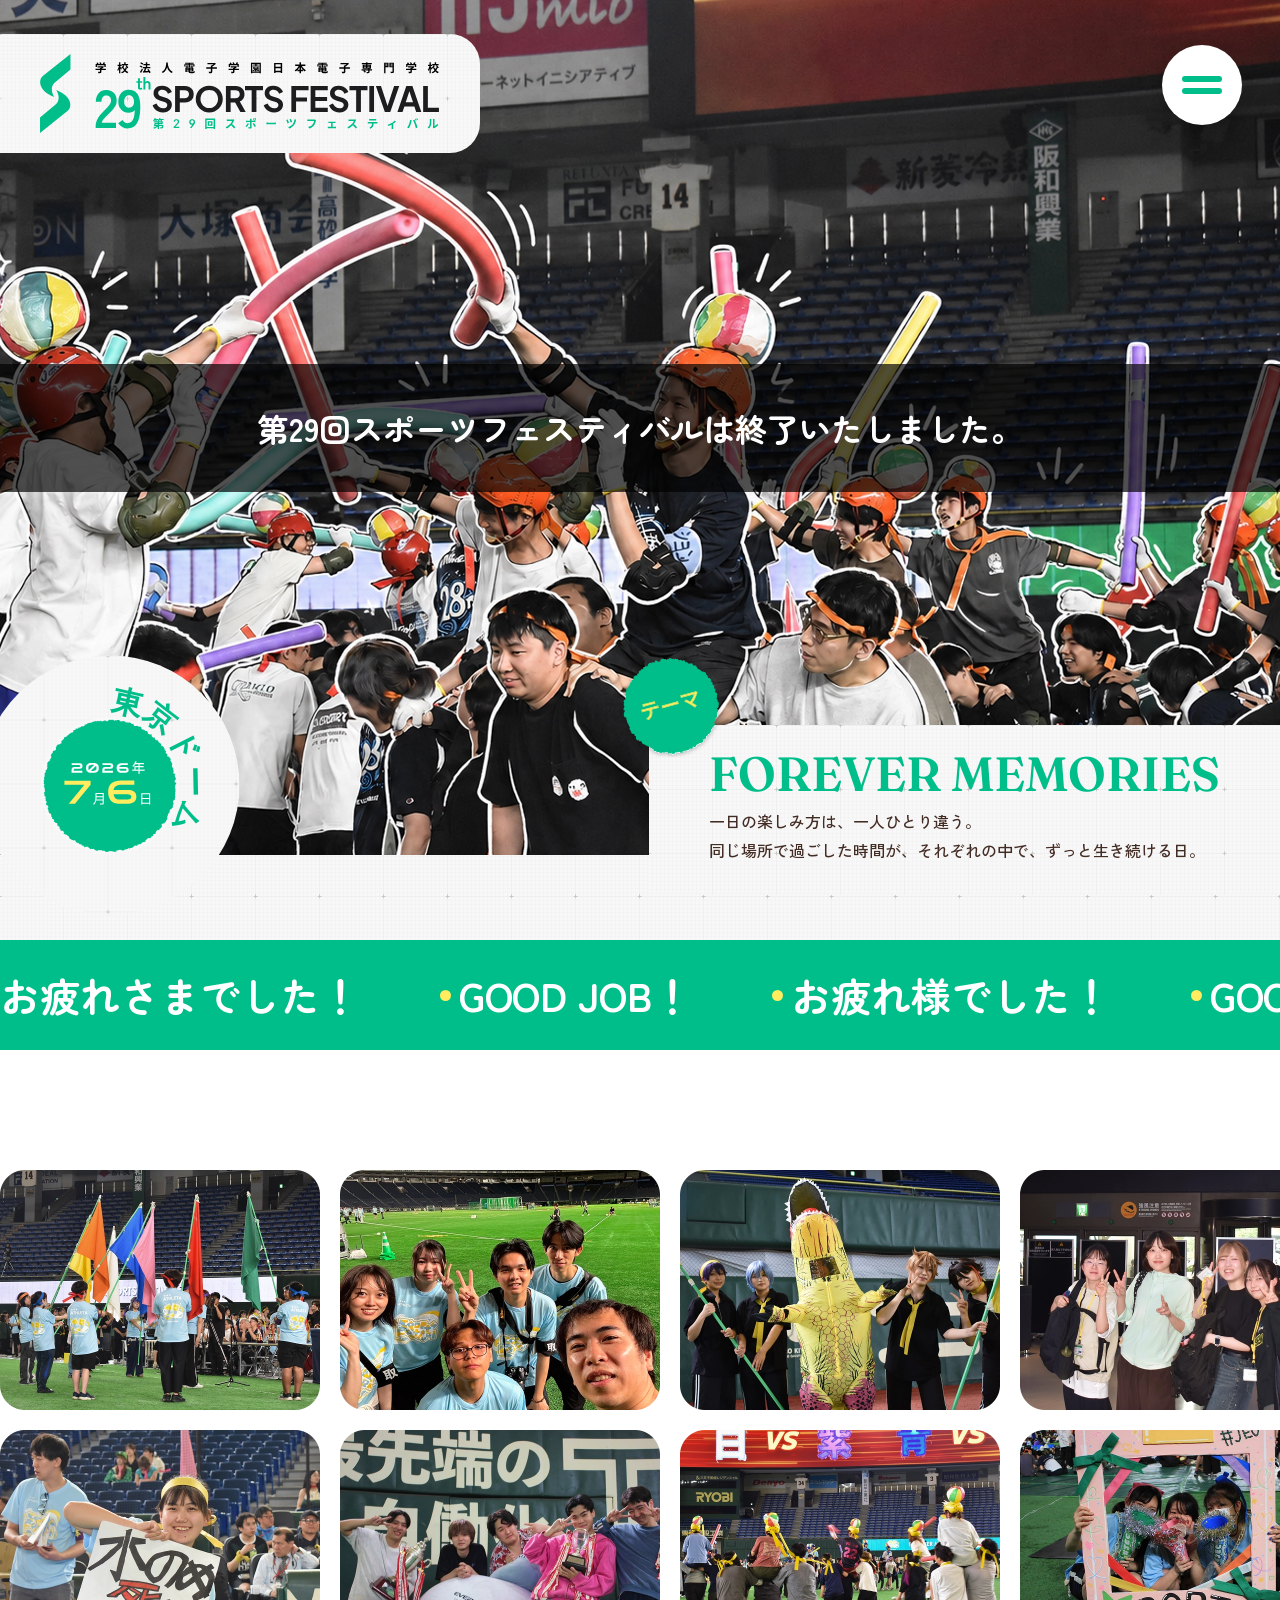
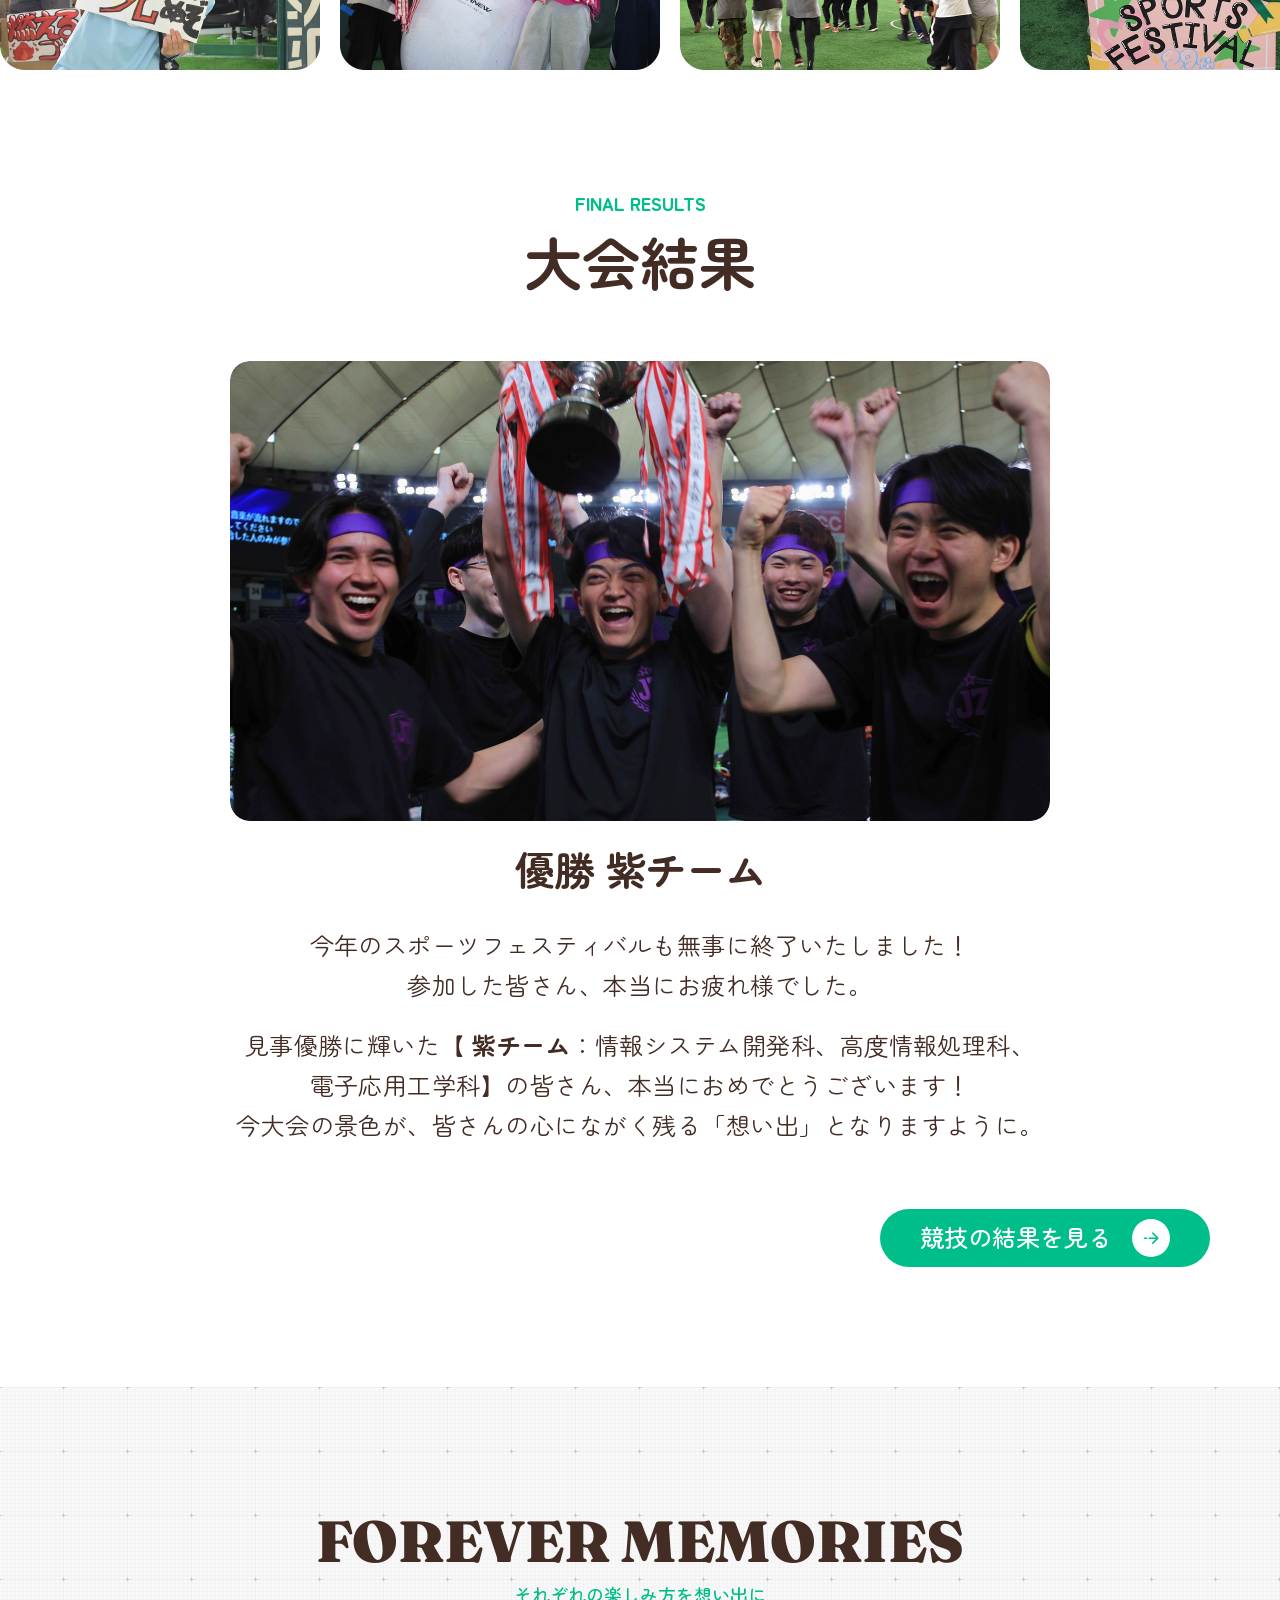
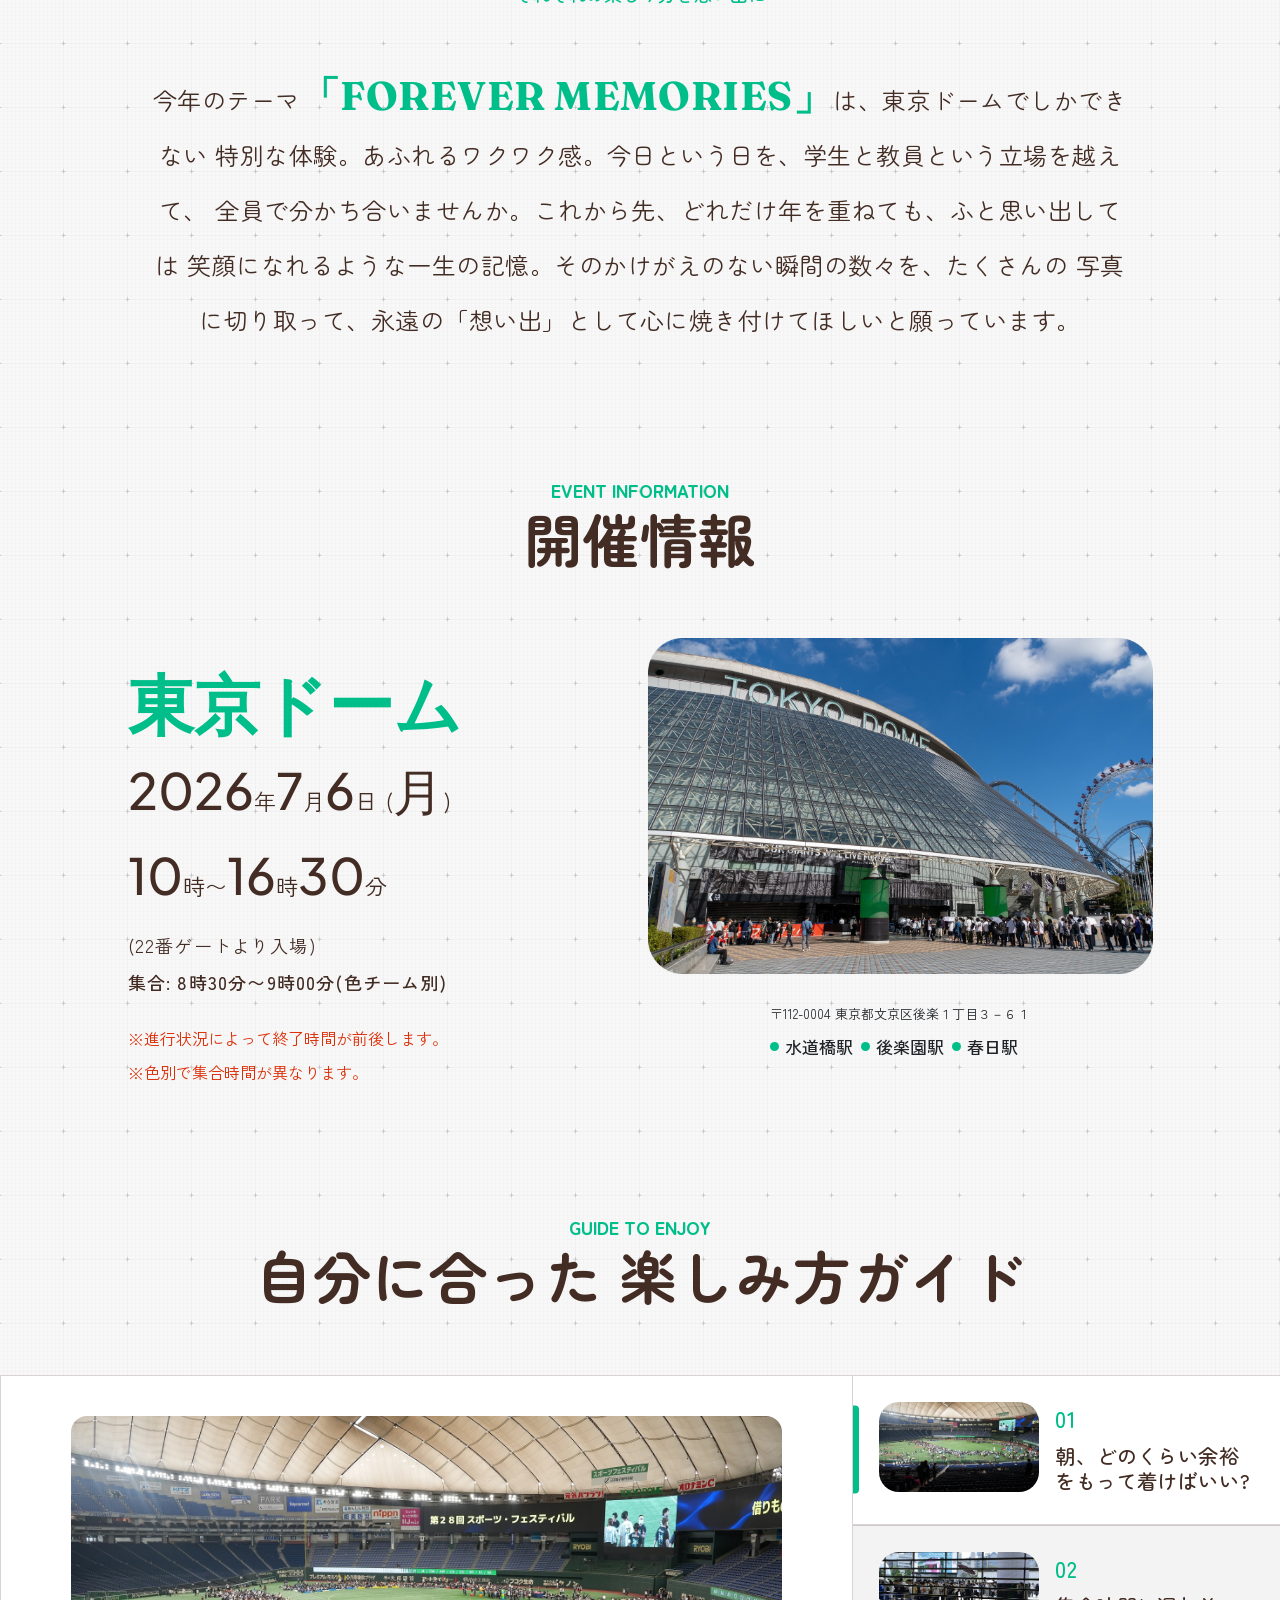
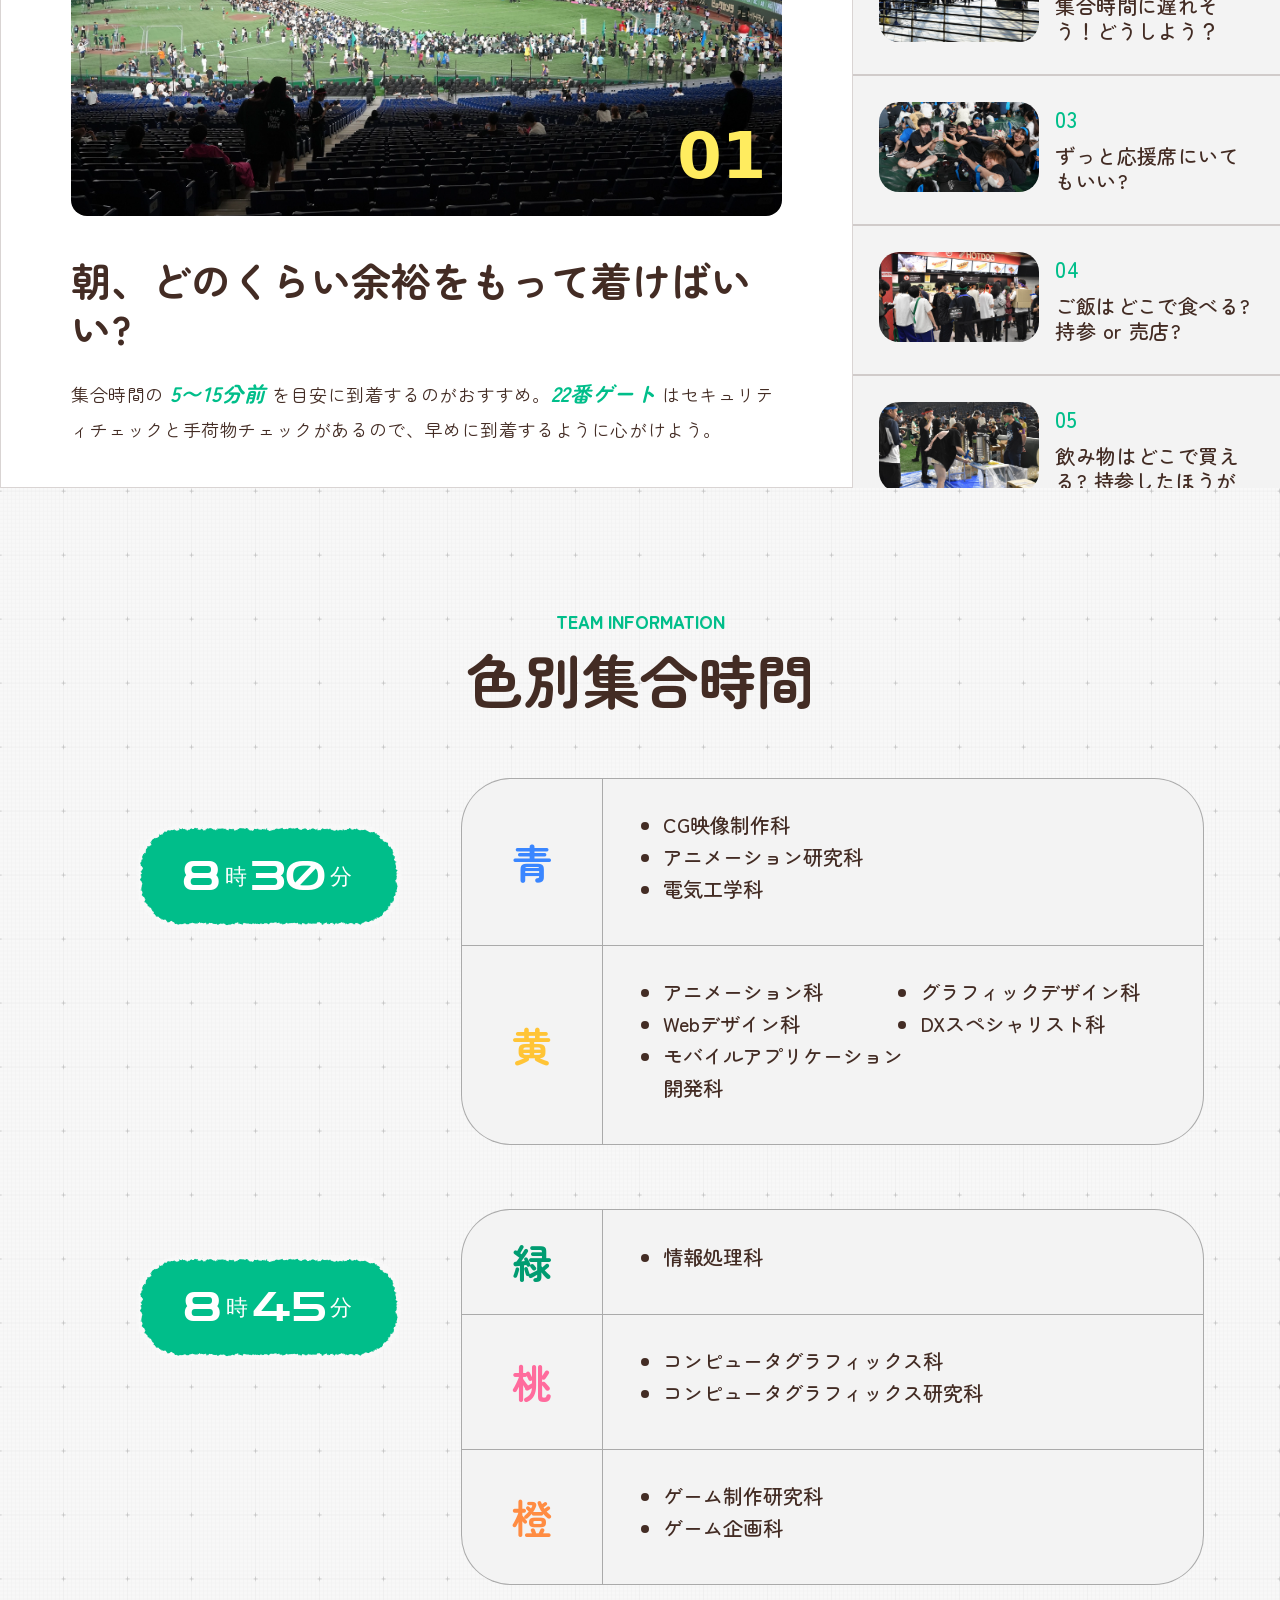
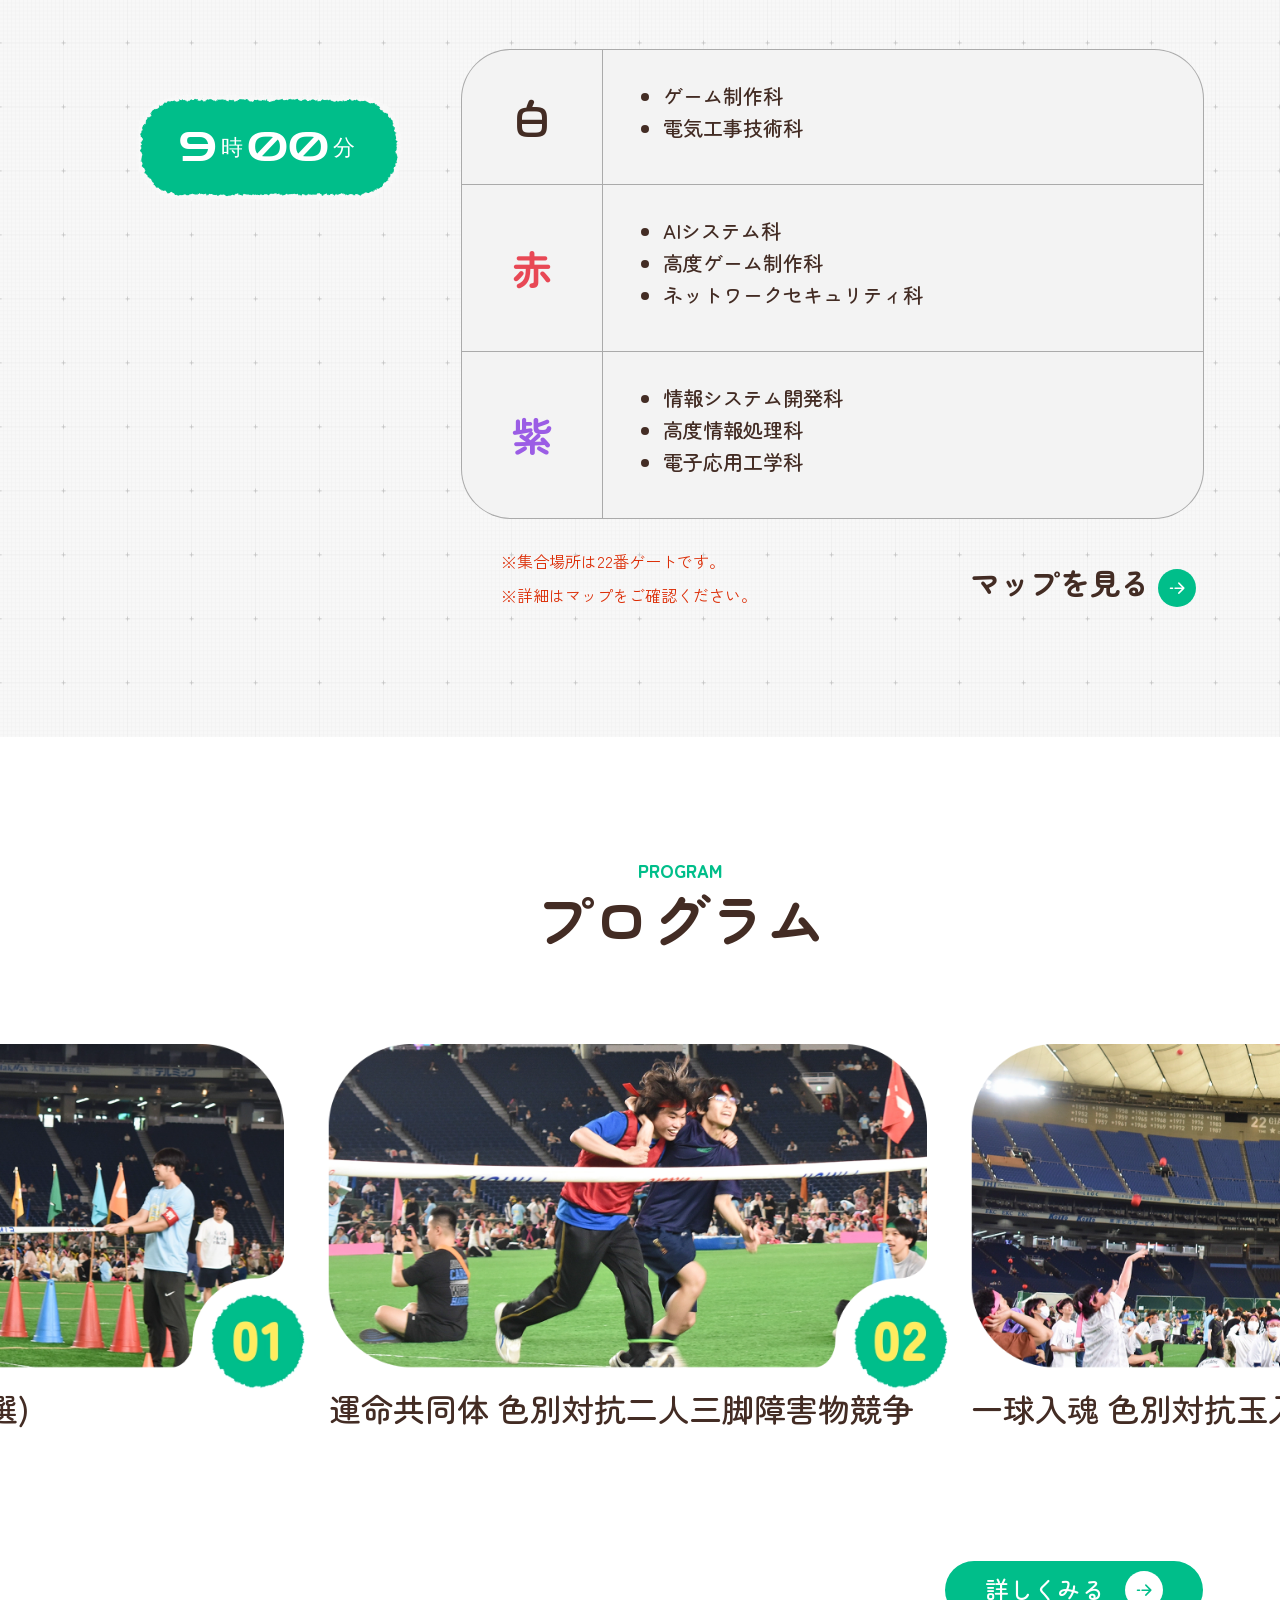
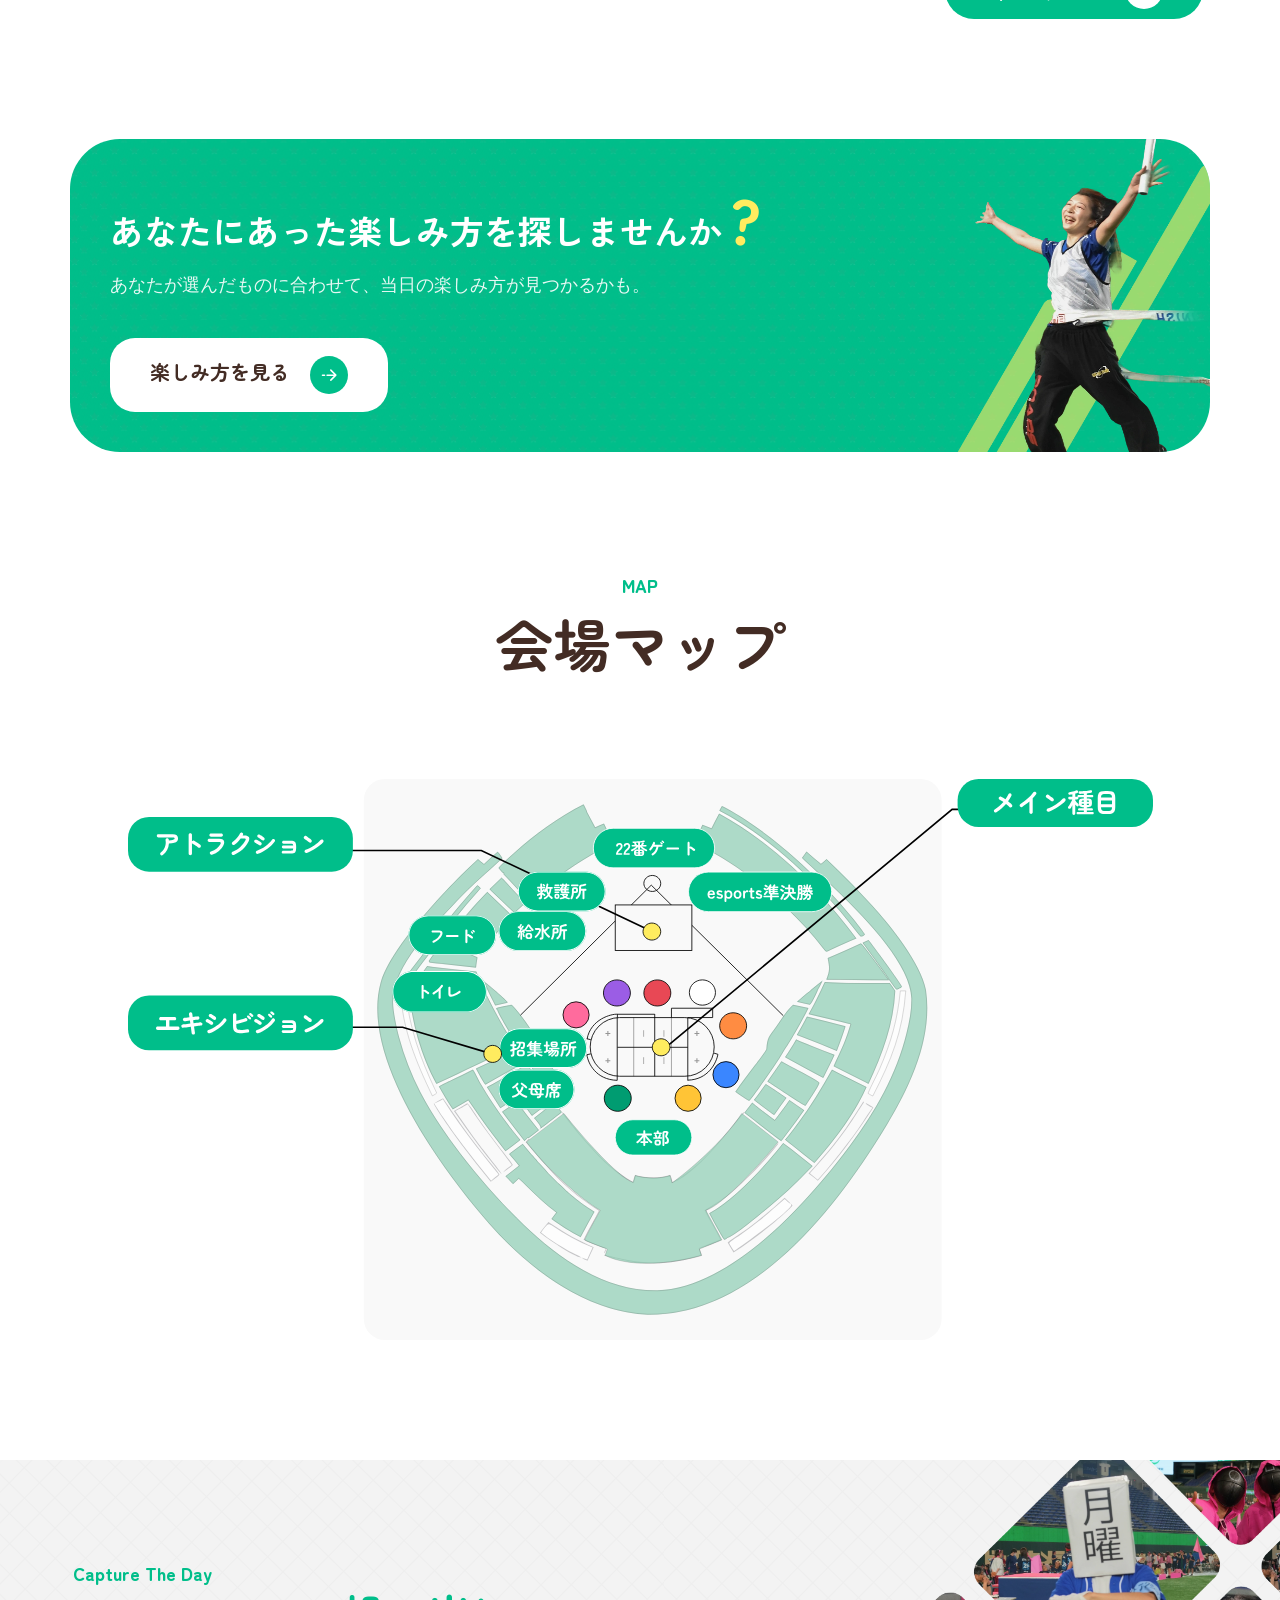
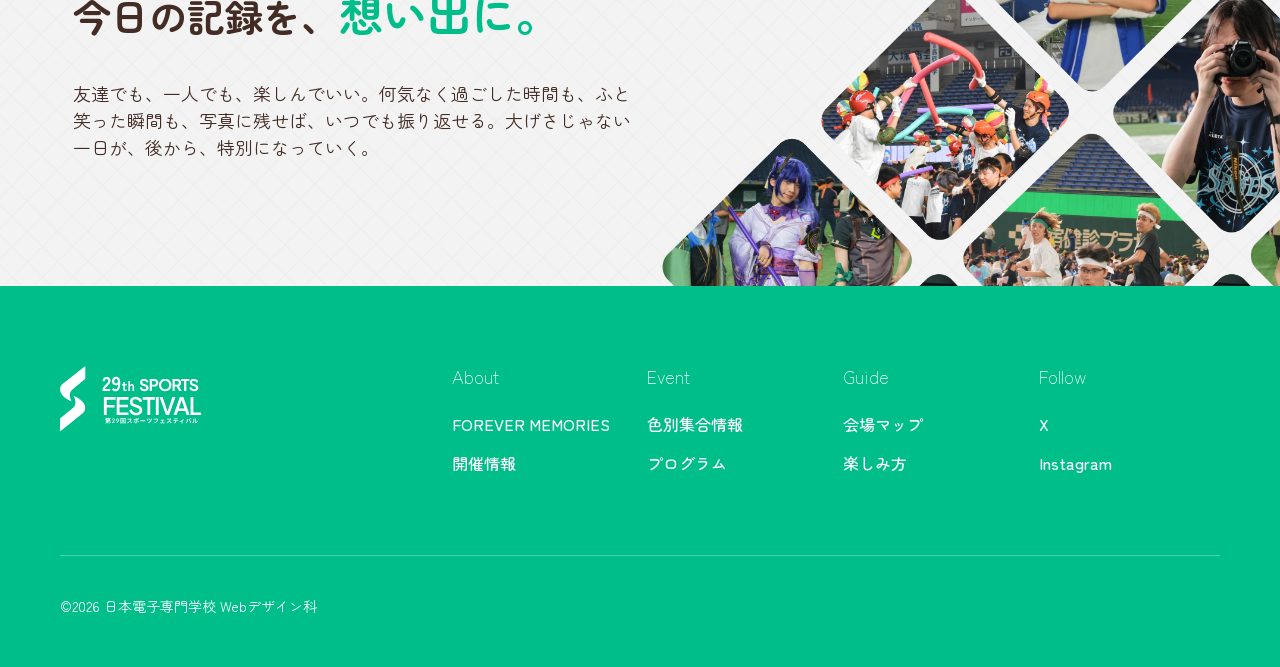
<file: index.html>
<!DOCTYPE html>
<html lang="ja">
<head>
    <meta charset="UTF-8">
    <meta name="viewport" content="width=device-width, initial-scale=1.0">
    <meta name="description" content="第29回日本電子専門学校スポーツフェスティバルは2026年7月6日(月)に東京ドームにて開催します。それぞれの楽しみ方を想い出に。">
    <meta property="og:title" content="第29回 スポーツフェスティバル 2026 | 日本電子専門学校">
    <meta property="og:description" content="第29回スポーツフェスティバル2026の公式サイト">
    <meta property="og:url" content="https://event.jec.ac.jp/spofes/">
    <meta property="og:type" content="website">
    <meta name="color-scheme" content="light only">
    <title>第29回 スポーツフェスティバル 2026 | 日本電子専門学校</title>
    <link rel="icon" type="image/png" href="./assets/images/icons/favIcon.svg">
    <link rel="stylesheet" href="https://cdn.jsdelivr.net/npm/bootstrap@5.3.8/dist/css/bootstrap.min.css">
	<link rel="stylesheet" href="https://unpkg.com/swiper/swiper-bundle.min.css">
    <link rel="stylesheet" href="./assets/css/index.css">
    <script src="./assets/js/script.js" defer></script>
    <script src="https://cdn.jsdelivr.net/npm/bootstrap@5.3.8/dist/js/bootstrap.bundle.min.js" defer></script>
	<script src="https://unpkg.com/swiper/swiper-bundle.min.js"></script>
    <script src="https://code.jquery.com/jquery-3.7.1.min.js"></script>
</head>
<body>  


    <header>
        <nav class="nav__menu" id="navMenu" aria-label="メインナビゲーション">
            <div class="nav__toggle">
                <button class="nav__hamburger" id="navHamburger" aria-label="ナビゲーション" aria-controls="navMenu" aria-expanded="false">
                    <div class="nav__hamburger-icon">
                        <span class="nav__hamburger-bar nav__hamburger-bar--1"></span>
                        <span class="nav__hamburger-bar nav__hamburger-bar--2"></span>
                    </div>
                </button>
            </div>
            <div class="nav__menu-inner">
                <div class="nav__row row">
                    <div class="nav__brand col-lg-5 col-md-12">
                        <a href="index.html" class="nav__brand-link">
                            <img src="assets/images/icons/nav-logo-pc.svg" alt="第29回スポーツフェスティバルロゴ" class="nav__logo-pc img-fluid">   
                            <img src="assets/images/icons/nav-logo-sp.svg" alt="第29回スポーツフェスティバルロゴ" class="nav__logo-sp img-fluid">   
                        </a>
                    </div>
                    <div class="nav__menu-content col-lg-7 col-md-12">
                        <div class="nav__groups row">
                            <div class="nav__group col-lg-4 col-md-12">
                                <h3 class="nav__group-title mb-0">About</h3>
                                <ul class="nav__list">
                                    <li class="nav__item"><a href="#" data-target="theme" class="nav__link">FOREVER MEMORIES</a></li>
                                    <li class="nav__item"><a href="#" data-target="event-info" class="nav__link">開催情報</a></li>
                                </ul>
                            </div>
                            <div class="nav__group col-lg-4 col-md-12">
                                <h3 class="nav__group-title mb-0">Event</h3>
                                <ul class="nav__list">
                                    <li class="nav__item"><a href="#" data-target="team-info" class="nav__link">色別集合情報</a></li>
                                    <li class="nav__item"><a href="#" data-target="program"class="nav__link">プログラム</a></li>
                                </ul>
                            </div>
                            <div class="nav__group col-lg-4 col-md-12">
                                <h3 class="nav__group-title mb-0">Guide</h3>
                                <ul class="nav__list">
                                    <li class="nav__item"><a href="#" data-target="map"  class="nav__link">会場マップ</a></li>
                                    <li class="nav__item"><a href="#" data-target="fun"  class="nav__link">楽しみ方</a></li>
                                </ul>
                            </div>
                        </div>
                    </div>
                </div>
            </div>
        </nav>
        
        <!-- MAIN VISUAL START -->
        <div class="mv-container">
            <div class="mv">
                <div class="mv-logo">
                    <a href="#" data-target="index.html">
                        <img src="./assets/images/icons/nav-logo-pc.svg" alt="第29回スポーツフェスティバルロゴ">
                    </a>
                </div>
                <div class="mv-logo-sp">
                    <a href="#" data-target="index.html">
                        <img src="./assets/images/icons/nav-logo-sp.svg" alt="第29回スポーツフェスティバルロゴ">
                    </a>
                </div>
                <div class="event-ended">
                    <p class="event-ended__text">
                        第29回スポーツフェスティバルは終了いたしました。
                    </p>
                </div>
                <div class="mv-bottom">
                    <div class="mv-bottom-text">
                        <div class="mv-theme-container">
                            <img src="./assets/images/icons/mv-theme.svg" alt="テーマの画像" class="mv-theme">
                        </div>
                        <h2>FOREVER MEMORIES</h2>
                        <p>一日の楽しみ方は、一人ひとり違う。<br>同じ場所で過ごした時間が、それぞれの中で、ずっと生き続ける日。</p>
                    </div>
                <div class="mv-date">
                    <div class="date-bg"></div>
                    <div class="badge">
                        <img src="./assets/images/icons/mv-date.svg" alt="日本電子専門学校第29回のスポーツフェスティバルの日程(2026年7月6日)">
                            <svg class="spinner" viewBox="0 0 320 320">
                                <defs>
                                <path id="loopPath" d="M 160 40 A 120 120 0 1 1 160 280 A 120 120 0 1 1 160 40" fill="none"/>
                                </defs>
                                <text>
                                <textPath href="#loopPath" startOffset="0%">東京ドーム</textPath>
                                </text>
                            </svg>
                    </div>
                </div>
                </div>
            </div>
        </div>
        <!-- MAIN VISUAL END -->

        <!-- MAQUEE START -->
        <div class="marquee">
            <div class="marquee__track">
                <span class="marquee__item">お疲れさまでした！</span>
                <span class="marquee__dot"></span>
                <span class="marquee__item">GOOD JOB！</span>
                <span class="marquee__dot"></span>
                <span class="marquee__item">お疲れ様でした！</span>
                <span class="marquee__dot"></span>
                <span class="marquee__item">GOOD JOB！</span>
                <span class="marquee__dot"></span>
            </div>
        </div>
        <!-- MAQUEE END -->
    </header>


    <main>
        <!-- pre-loader start -->
        <div class="loader">
            <img src="./assets/images/icons/loader.gif" alt="読み込み中" class="loader__gif">
        </div>
        <!-- pre-loader end -->
        <div class="content">
        </div>
        
        <!-- SLIDESHOW SCRIPT START -->
        <section id="slide-show">
        <div class="slider-wrapper slider-left">
            <ul class="slider">
                <li class="slide"><img src="assets/images/slideshow/slide-1.webp" alt="想い出"></li>
                <li class="slide"><img src="assets/images/slideshow/slide-2.webp" alt="想い出"></li>
                <li class="slide"><img src="assets/images/slideshow/slide-3.webp" alt="想い出"></li>
                <li class="slide"><img src="assets/images/slideshow/slide-4.webp" alt="想い出"></li>
                <li class="slide"><img src="assets/images/slideshow/slide-5.webp" alt="想い出"></li>
                <li class="slide"><img src="assets/images/slideshow/slide-6.webp" alt="想い出"></li>
                <li class="slide"><img src="assets/images/slideshow/slide-7.webp" alt="想い出"></li>
                <li class="slide"><img src="assets/images/slideshow/slide-8.webp" alt="想い出"></li>
                <li class="slide"><img src="assets/images/slideshow/slide-9.webp" alt="想い出"></li>
                <li class="slide"><img src="assets/images/slideshow/slide-10.webp" alt="想い出"></li>
                <li class="slide"><img src="assets/images/slideshow/slide-11.webp" alt="想い出"></li>
                <li class="slide"><img src="assets/images/slideshow/slide-12.webp" alt="想い出"></li>
                <li class="slide"><img src="assets/images/slideshow/slide-13.webp" alt="想い出"></li>
                <li class="slide"><img src="assets/images/slideshow/slide-14.webp" alt="想い出"></li>
                <li class="slide"><img src="assets/images/slideshow/slide-15.webp" alt="想い出"></li>
                <li class="slide"><img src="assets/images/slideshow/slide-16.webp" alt="想い出"></li>
                <li class="slide"><img src="assets/images/slideshow/slide-17.webp" alt="想い出"></li>
                <li class="slide"><img src="assets/images/slideshow/slide-18.webp" alt="想い出"></li>
                <li class="slide"><img src="assets/images/slideshow/slide-19.webp" alt="想い出"></li>
                <li class="slide"><img src="assets/images/slideshow/slide-20.webp" alt="想い出"></li>
                <li class="slide"><img src="assets/images/slideshow/slide-21.webp" alt="想い出"></li>
                <li class="slide"><img src="assets/images/slideshow/slide-22.webp" alt="想い出"></li>
                <li class="slide"><img src="assets/images/slideshow/slide-23.webp" alt="想い出"></li>
                <li class="slide"><img src="assets/images/slideshow/slide-24.webp" alt="想い出"></li>
                <li class="slide"><img src="assets/images/slideshow/slide-25.webp" alt="想い出"></li>
                <li class="slide"><img src="assets/images/slideshow/slide-26.webp" alt="想い出"></li>
                <li class="slide"><img src="assets/images/slideshow/slide-27.webp" alt="想い出"></li>
                <li class="slide"><img src="assets/images/slideshow/slide-28.webp" alt="想い出"></li>
            </ul>
        </div>
        <div class="slider-wrapper slider-right">
            <ul class="slider">
                <li class="slide"><img src="assets/images/slideshow/slide-29.webp" alt="想い出"></li>
                <li class="slide"><img src="assets/images/slideshow/slide-30.webp" alt="想い出"></li>
                <li class="slide"><img src="assets/images/slideshow/slide-31.webp" alt="想い出"></li>
                <li class="slide"><img src="assets/images/slideshow/slide-32.webp" alt="想い出"></li>
                <li class="slide"><img src="assets/images/slideshow/slide-33.webp" alt="想い出"></li>
                <li class="slide"><img src="assets/images/slideshow/slide-34.webp" alt="想い出"></li>
                <li class="slide"><img src="assets/images/slideshow/slide-35.webp" alt="想い出"></li>
                <li class="slide"><img src="assets/images/slideshow/slide-36.webp" alt="想い出"></li>
                <li class="slide"><img src="assets/images/slideshow/slide-37.webp" alt="想い出"></li>
                <li class="slide"><img src="assets/images/slideshow/slide-38.webp" alt="想い出"></li>
                <li class="slide"><img src="assets/images/slideshow/slide-39.webp" alt="想い出"></li>
                <li class="slide"><img src="assets/images/slideshow/slide-40.webp" alt="想い出"></li>
                <li class="slide"><img src="assets/images/slideshow/slide-41.webp" alt="想い出"></li>
                <li class="slide"><img src="assets/images/slideshow/slide-42.webp" alt="想い出"></li>
                <li class="slide"><img src="assets/images/slideshow/slide-43.webp" alt="想い出"></li>
                <li class="slide"><img src="assets/images/slideshow/slide-44.webp" alt="想い出"></li>
                <li class="slide"><img src="assets/images/slideshow/slide-45.webp" alt="想い出"></li>
                <li class="slide"><img src="assets/images/slideshow/slide-46.webp" alt="想い出"></li>
                <li class="slide"><img src="assets/images/slideshow/slide-47.webp" alt="想い出"></li>
                <li class="slide"><img src="assets/images/slideshow/slide-48.webp" alt="想い出"></li>
                <li class="slide"><img src="assets/images/slideshow/slide-49.webp" alt="想い出"></li>
                <li class="slide"><img src="assets/images/slideshow/slide-50.webp" alt="想い出"></li>
                <li class="slide"><img src="assets/images/slideshow/slide-51.webp" alt="想い出"></li>
                <li class="slide"><img src="assets/images/slideshow/slide-52.webp" alt="想い出"></li>
                <li class="slide"><img src="assets/images/slideshow/slide-53.webp" alt="想い出"></li>
                <li class="slide"><img src="assets/images/slideshow/slide-54.webp" alt="想い出"></li>
                <li class="slide"><img src="assets/images/slideshow/slide-55.webp" alt="想い出"></li>
                <li class="slide"><img src="assets/images/slideshow/slide-56.webp" alt="想い出"></li>
            </ul>
        </div>
        </section>
        <!-- SLIDESHOW SCRIPT END -->
        <!-- TOURNAMENT RESULTS START -->
        <section id="results">
            <div class="container results__inner">
                <div class="results__header">
                    <p class="results__label">FINAL RESULTS</p>                
                    <h2 class="results__title">大会結果</h2>
                </div>
                <div class="results-content">
                    <img class="results__image" src="assets/images/venues/winnerPurple.webp" alt=優勝旗授与の様子（仮）>
                    <h3 class="results__text-title">
                        優勝 紫チーム
                    </h3>
                    <div class="results__body">
                        <p class="results__body--p">
                            <!-- 今年のスポーツフェスティバルも<br class="mb">無事終了いたしました！<br>
                            参加された皆さん、本当にお疲れ様でした。 -->
                            今年のスポーツフェスティバルも無事に終了いたしました！<br>参加した皆さん、本当にお疲れ様でした。
                        </p>
                        <p class="results__body--p-bottom">
                            <!-- 見事優勝に輝いた【〇〇チーム】の皆さん、本当におめでとうございます！<br>
                            今大会の景色が、皆さんの心にながく残る「想い出」となりますように。 -->
                            見事優勝に輝いた【 <span class="winner_team">紫チーム</span>：情報システム開発科、高度情報処理科、 <br>
                            電子応用工学科】の皆さん、本当におめでとうございます！  <br>
                            今大会の景色が、皆さんの心にながく残る「想い出」となりますように。
                        </p>
                    </div>
                </div>
            </div>               
            <a href="./details/">
                <button class="results__btn font-maru">競技の結果を見る <img src="./assets/images/icons/compe__to-detail-arrow.svg" alt="競技の結果を見るアイコン" class="img-fluid results__btn-icon"></button> 
            </a>

        </section>
        <!-- TOURNAMENT RESULTS END -->
        <!-- THEME SECTION START -->
         <div class="dotted__pattern">
        <section id="theme">
            <div class="container theme__inner">
                <h1 class="theme__title">
                    FOREVER MEMORIES
                </h1>
                <p class="theme__subtitle">
                    それぞれの楽しみ方を想い出に
                </p>
                <p class="theme__body">
                    今年のテーマ<strong>「FOREVER MEMORIES」</strong>は、東京ドームでしかできない
                    特別な体験。あふれるワクワク感。今日という日を、学生と教員という立場を越えて、
                    全員で分かち合いませんか。これから先、どれだけ年を重ねても、ふと思い出しては
                    笑顔になれるような一生の記憶。そのかけがえのない瞬間の数々を、たくさんの
                    写真に切り取って、永遠の「想い出」として心に焼き付けてほしいと願っています。
                </p>
            </div>
        </section>
        <!-- THEME SECTION END -->
        <!-- EVENT SECTION INFO START -->
        <section id="event-info">
            <div class="container event-info__inner">
                <div class="event-info__header">
                    <p class="event-info__label mb-0">EVENT INFORMATION</p>
                    <h2 class="event-info__title font-maru font-color ">開催情報</h2>
                </div>
                <div class="event__info-inner row">
                    <div class="col-md-6">
                        <div class="event-info__content">
                            <div class="event-info__details">
                                <h3 class="event-info__venue">東京ドーム</h3>
                                <div class="event-info__datetime">
                                    <p class="event-info__date font-maru font-color">2026<span class="event-info__sub-text">年</span>7<span class="event-info__sub-text">月</span>6<span class="event-info__sub-text">日</span> <span class="event-info__sub-text">(</span>月<span class="event-info__sub-text">)</span></p>
                                    <p class="event-info__time font-maru font-color">10<span class="event-info__sub-text">時</span><span class="event-info__sub-text">〜</span>16<span class="event-info__sub-text">時</span>30<span class="event-info__sub-text">分</span></p>
                                </div>
                                <div class="event-info__notes">
                                    <p class="event-info__note">(22番ゲートより入場)</p>
                                    <p class="event-info__note-sub-text">集合: 8時30分〜9時00分(色チーム別)</p>
                                </div>
                                <div class="event-info__cautions">
                                    <p class="event-info__caution">※進行状況によって終了時間が前後します。</p>
                                    <p class="event-info__caution">※色別で集合時間が異なります。</p>
                                </div>
                            </div>
                        </div>
                    </div>
                    <div class="col-md-6">
                        <div class="event-info__image-wrap">
                            <img class="event-info__image" src="./assets/images/map/tokyo-dome.webp" alt="東京ドーム">
                                <div class="event-info__address">
                                    <p class="event-info__address-text">〒112-0004 東京都文京区後楽１丁目３－６１</p>
                                    <div class="event-info__stations">
                                        <div class="event-info__station">
                                            <div class="event-info__station-dot"></div>水道橋駅
                                        </div>
                                        <div class="event-info__station">
                                            <div class="event-info__station-dot"></div>後楽園駅
                                        </div>
                                        <div class="event-info__station">
                                            <div class="event-info__station-dot"></div>春日駅
                                        </div>
                                    </div>
                                </div>
                        </div>
                    </div>
                </div>
            </div>
        </section>
        <!-- EVENT SECTION INFO END -->
        <!-- GUIDE SECTION START -->
        <section id="guide">
            <div class="guide__header">
                <p class="guide__label mb-0">GUIDE TO ENJOY</p>
                <h2 class="guide__title font-maru font-color">自分に合った <span class="header-block">楽しみ方ガイド</span></h2>
            </div>
            <div class="container-fluid guide__content">
                <div class="row">
                    <div class="col-lg-8 col-md-6 guide__main-content guide__content-left d-none d-lg-block" id="guideMainContent">
                        <div class="guide__content-image-wrap">
                            <img src="./assets/images/venues/tokyo-dome-gate.webp" alt="２８回のスポーツフェスティバルの東京ドームの雰囲気">
                            <div class="guide__main-num" id="guideMainNum">01</div>
                        </div>
                        <h3 class="guide__main-title" id="guideMainTitle">朝、どのくらい余裕をもって着けばいい?</h3>
                        <p class="guide__main-body mb-0" id="guideMainBody">集合時間の <span class="fun-highlight">5〜15分前 </span> を目安に到着するのがおすすめ。<span class="fun-highlight">22番ゲート</span> はセキュリティチェックと手荷物チェックがあるので、早めに到着するように心がけよう。</p>
                    </div>
                    <div class="col-lg-4 col-md-6 d-none d-lg-block">
                        <div class="row guide__sub-content-wrapper">
                            <div class="col-12 guide__sub-content active">
                                <div class="guide__sub-content-image-wrap">
                                    <img src="./assets/images/venues/tokyo-dome-gate.webp" alt="２８回のスポーツフェスティバルの東京ドームの雰囲気">
                                </div>
                                <div class="guide__sub-content-info">
                                    <div class="guide__sub-num">01</div>
                                    <h3 class="guide__sub-title">朝、どのくらい余裕をもって着けばいい?</h3>
                                </div>
                            </div>
                            <div class="col-12 guide__sub-content">
                                <div class="guide__sub-content-image-wrap">
                                    <img src="./assets/images/venues/tokyo-dome-entrance.webp" alt="２８回のスポーツフェスティバルの東京ドームの雰囲気">
                                </div>
                                <div class="guide__sub-content-info">
                                    <div class="guide__sub-num">02</div>
                                    <h3 class="guide__sub-title">集合時間に遅れそう！どうしよう？</h3>
                                </div>
                            </div>
                            <div class="col-12 guide__sub-content">
                                <div class="guide__sub-content-image-wrap">
                                    <img src="./assets/images/venues/tokyo-dome-stands.webp" alt="２８回のスポーツフェスティバルの東京ドームの雰囲気">
                                </div>
                                <div class="guide__sub-content-info">
                                    <div class="guide__sub-num">03</div>
                                    <h3 class="guide__sub-title">ずっと応援席にいてもいい?</h3>
                                </div>
                            </div>
                            <div class="col-12 guide__sub-content">
                                <div class="guide__sub-content-image-wrap">
                                    <img src="./assets/images/venues/tokyo-dome-store.webp" alt="２８回のスポーツフェスティバルの東京ドームの雰囲気">
                                </div>
                                <div class="guide__sub-content-info">
                                    <div class="guide__sub-num">04</div>
                                    <h3 class="guide__sub-title">ご飯はどこで食べる? 持参 or 売店?</h3>
                                </div>
                            </div>
                            <div class="col-12 guide__sub-content">
                                <div class="guide__sub-content-image-wrap">
                                    <img src="./assets/images/venues/tokyo-dome-drinks.webp" alt="２８回のスポーツフェスティバルの東京ドームの雰囲気">
                                </div>
                                <div class="guide__sub-content-info">
                                    <div class="guide__sub-num">05</div>
                                    <h3 class="guide__sub-title">飲み物はどこで買える? 持参したほうがいい?</h3>
                                </div>
                            </div>
                            <div class="col-12 guide__sub-content">
                                <div class="guide__sub-content-image-wrap">
                                    <img src="./assets/images/venues/tokyo-dome-seats.webp" alt="２８回のスポーツフェスティバルの東京ドームの雰囲気">
                                </div>
                                <div class="guide__sub-content-info">
                                    <div class="guide__sub-num">06</div>
                                    <h3 class="guide__sub-title">静かに過ごすのも、ありですか?</h3>
                                </div>
                            </div>
                            <div class="col-12 guide__sub-content">
                                <div class="guide__sub-content-image-wrap">
                                    <img src="./assets/images/venues/tokyo-dome-quiz.webp" alt="２８回のスポーツフェスティバルの東京ドームの雰囲気">
                                </div>
                                <div class="guide__sub-content-info">
                                    <div class="guide__sub-num">07</div>
                                    <h3 class="guide__sub-title">動かなくても楽しめる種目はある?</h3>
                                </div>
                            </div>
                            <div class="col-12 guide__sub-content">
                                <div class="guide__sub-content-image-wrap">
                                    <img src="./assets/images/venues/tokyo-dome-rules.webp" alt="２８回のスポーツフェスティバルの東京ドームの雰囲気">
                                </div>
                                <div class="guide__sub-content-info">
                                    <div class="guide__sub-num">08</div>
                                    <h3 class="guide__sub-title">入っちゃいけない場所や、注意点ってある?</h3>
                                </div>
                            </div>
                        </div>
                    </div>
                    <div class="col-12 d-lg-none">
                        <div class="accordion accordion-guide" id="guideAccordion">
                            <div class="accordion-item">
                                <h3 class="accordion-header">
                                    <button class="accordion-button" type="button" data-bs-toggle="collapse" data-bs-target="#guideAcc1" aria-expanded="true">
                                        <img src="./assets/images/venues/tokyo-dome-gate.webp" alt="">
                                        <div class="accordion-button-text">
                                            <div class="accordion-button-text-top"><span class="guide__sub-num">01</span><span class="accordion-custom-icon"></span></div>
                                            <p class="guide__sub-title mb-0">朝、どのくらい余裕をもって着けばいい?</p>
                                        </div>
                                    </button>
                                </h3>
                                <div id="guideAcc1" class="accordion-collapse collapse show" data-bs-parent="#guideAccordion">
                                    <div class="accordion-body">
                                        <p class="mb-0">集合時間の<span class="fun-highlight">5〜15分前 </span>を目安に到着するのがおすすめ。<span class="fun-highlight">22番ゲート</span> はセキュリティチェックと手荷物チェックがあるので、早めに到着するように心がけよう。</p>
                                    </div>
                                </div>
                            </div>
                            <div class="accordion-item">
                                <h3 class="accordion-header">
                                    <button class="accordion-button collapsed" type="button" data-bs-toggle="collapse" data-bs-target="#guideAcc2" aria-expanded="false">
                                        <img src="./assets/images/venues/tokyo-dome-entrance.webp" alt="">
                                        <div class="accordion-button-text">
                                            <div class="accordion-button-text-top"><span class="guide__sub-num">02</span><span class="accordion-custom-icon"></span></div>
                                            <p class="guide__sub-title mb-0">集合時間に遅れそう！どうしよう？</p>
                                        </div>
                                    </button>
                                </h3>
                                <div id="guideAcc2" class="accordion-collapse collapse" data-bs-parent="#guideAccordion">
                                    <div class="accordion-body">
                                        <p class="mb-0">時間に間に合わないと感じたときは、<span class="fun-highlight">まず担任の先生に連絡</span> しよう。東京ドームに到着したら、<span class="fun-highlight">22番ゲート</span> に向かえば大丈夫。 でも、スポーツフェスティバルを存分に楽しむには遅れずに到着することも重要。時間にはくれぐれも余裕をもって。</p>
                                    </div>
                                </div>
                            </div>
                            <div class="accordion-item">
                                <h3 class="accordion-header">
                                    <button class="accordion-button collapsed" type="button" data-bs-toggle="collapse" data-bs-target="#guideAcc3" aria-expanded="false">
                                        <img src="./assets/images/venues/tokyo-dome-stands.webp" alt="">
                                        <div class="accordion-button-text">
                                            <div class="accordion-button-text-top"><span class="guide__sub-num">03</span><span class="accordion-custom-icon"></span></div>
                                            <p class="guide__sub-title mb-0">ずっと応援席にいてもいい?</p>
                                        </div>
                                    </button>
                                </h3>
                                <div id="guideAcc3" class="accordion-collapse collapse" data-bs-parent="#guideAccordion">
                                    <div class="accordion-body">
                                        <p class="mb-0">もちろん大丈夫。自分のクラス座席で過ごし続けても、自由に移動しても、<span class="fun-highlight">どちらでも自分のペース  </span> で楽しめます。</p>
                                    </div>
                                </div>
                            </div>
                            <div class="accordion-item">
                                <h3 class="accordion-header">
                                    <button class="accordion-button collapsed" type="button" data-bs-toggle="collapse" data-bs-target="#guideAcc4" aria-expanded="false">
                                        <img src="./assets/images/venues/tokyo-dome-store.webp" alt="">
                                        <div class="accordion-button-text">
                                            <div class="accordion-button-text-top"><span class="guide__sub-num">04</span><span class="accordion-custom-icon"></span></div>
                                            <p class="guide__sub-title mb-0">ご飯はどこで食べる? 持参 or 売店?</p>
                                        </div>
                                    </button>
                                </h3>
                                <div id="guideAcc4" class="accordion-collapse collapse" data-bs-parent="#guideAccordion">
                                    <div class="accordion-body">
                                        <p class="mb-0">持ち込んだ飲食物は養生シート上の指定エリアのみ可能です。昼食は事前に持参するのがおすすめ。当日は会場外への一時外出ができません。会場内に売店もありますが、<span class="fun-highlight">軽食1店舗のみ</span> で数に限りがあるため、自宅近辺で準備してくると安心です。</p>
                                    </div>
                                </div>
                            </div>
                            <div class="accordion-item">
                                <h3 class="accordion-header">
                                    <button class="accordion-button collapsed" type="button" data-bs-toggle="collapse" data-bs-target="#guideAcc5" aria-expanded="false">
                                        <img src="./assets/images/venues/tokyo-dome-drinks.webp" alt="">
                                        <div class="accordion-button-text">
                                            <div class="accordion-button-text-top"><span class="guide__sub-num">05</span><span class="accordion-custom-icon"></span></div>
                                            <p class="guide__sub-title mb-0">飲み物はどこで買える? 持参したほうがいい?</p>
                                        </div>
                                    </button>
                                </h3>
                                <div id="guideAcc5" class="accordion-collapse collapse" data-bs-parent="#guideAccordion">
                                    <div class="accordion-body">
                                        <p class="mb-0">会場内に <span class="fun-highlight">給水所</span> が設置されています。自分のペットボトルや水筒を持ち込むこともOK <span class="fun-highlight">(ビン・缶はNG)</span> 。心配なら、朝のうちに用意しておこう。</p>
                                    </div>
                                </div>
                            </div>
                            <div class="accordion-item">
                                <h3 class="accordion-header">
                                    <button class="accordion-button collapsed" type="button" data-bs-toggle="collapse" data-bs-target="#guideAcc6" aria-expanded="false">
                                        <img src="./assets/images/venues/tokyo-dome-seats.webp" alt="">
                                        <div class="accordion-button-text">
                                            <div class="accordion-button-text-top"><span class="guide__sub-num">06</span><span class="accordion-custom-icon"></span></div>
                                            <p class="guide__sub-title mb-0">静かに過ごすのも、ありですか?</p>
                                        </div>
                                    </button>
                                </h3>
                                <div id="guideAcc6" class="accordion-collapse collapse" data-bs-parent="#guideAccordion">
                                    <div class="accordion-body">
                                        <p class="mb-0"> <span class="fun-highlight">ぜんぜん、ありです</span>。応援を全力でする人もいれば、静かにスタンドから見ている人もいる。どちらも、<span class="fun-highlight">その人なりのスポフェスの楽しみ方</span> です。</p>
                                    </div>
                                </div>
                            </div>
                            <div class="accordion-item">
                                <h3 class="accordion-header">
                                    <button class="accordion-button collapsed" type="button" data-bs-toggle="collapse" data-bs-target="#guideAcc7" aria-expanded="false">
                                        <img src="./assets/images/venues/tokyo-dome-quiz.webp" alt="">
                                        <div class="accordion-button-text">
                                            <div class="accordion-button-text-top"><span class="guide__sub-num">07</span><span class="accordion-custom-icon"></span></div>
                                            <p class="guide__sub-title mb-0">動かなくても楽しめる種目はある?</p>
                                        </div>
                                    </button>
                                </h3>
                                <div id="guideAcc7" class="accordion-collapse collapse" data-bs-parent="#guideAccordion">
                                    <div class="accordion-body">
                                        <p class="mb-0">あります。<span class="fun-highlight">電子学園ウルトラクイズ、応援団長は君だ!、謎解き</span> など、運動量を気にせず参加できる種目が用意されています。</p>
                                    </div>
                                </div>
                            </div>
                            <div class="accordion-item">
                                <h3 class="accordion-header">
                                    <button class="accordion-button collapsed" type="button" data-bs-toggle="collapse" data-bs-target="#guideAcc8" aria-expanded="false">
                                        <img src="./assets/images/venues/tokyo-dome-rules.webp" alt="">
                                        <div class="accordion-button-text">
                                            <div class="accordion-button-text-top"><span class="guide__sub-num">08</span><span class="accordion-custom-icon"></span></div>
                                            <p class="guide__sub-title mb-0">入っちゃいけない場所や、注意点ってある?</p>
                                        </div>
                                    </button>
                                </h3>
                                <div id="guideAcc8" class="accordion-collapse collapse" data-bs-parent="#guideAccordion">
                                    <div class="accordion-body">
                                        <p class="mb-0">立ち入っていい場所は、22番ゲートから1塁側1階内野席スタンドとその周辺、トイレ、グランドのみです。標識や警備の先生の指示には必ず従おう。<span class="fun-highlight">アクセサリーやスパイクシューズは禁止 、貴重品は各自管理</span>。何かあれば「本部」まで声をかけてください。</p>
                                    </div>
                                </div>
                            </div>
                        </div>
                    </div>
                </div>
            </div>
        </section>
        <!-- GUIDE SECTION END-->
        <!-- TEAM INFO SECTION SECTION START-->
        <section id="team-info">
            <div class="team-info__header">
                <p class="team-info__label">TEAM INFORMATION</p>
                <h2 class="team-info__title font-maru font-color ">色別集合時間</h2>
            </div>
            <div class="team-info__content">
                <div class="team-info__time">
                    <p class="team-info__time-text-sp">8<span class="team-jp-span">時</span>30<span class="team-jp-span">分</span></p>
                    <p class="team-info__time-text">8<span class="team-jp-span">時</span>30<span class="team-jp-span">分</span></p>
                </div>
                <div class="team-info__teams">
                    <table class="team-info__table">
                        <tr>
                            <td class="team-color team-blue">青</td>
                            <td class="team-department">
                            <ul>
                                <div class="row">
                                    <div class="col-lg-12"><li>CG映像制作科</li></div>
                                    <div class="col-lg-12"><li>アニメーション研究科</li></div>
                                    <div class="col-lg-12"><li>電気工学科</li></div>
                                </div>
                            </ul>
                            </td>
                        </tr>
                        <tr>
                            <td class="team-color team-yellow">黄</td>
                            <td class="team-department">
                                <ul>
                                    <div class="row">
                                        <div class="col-lg-6 col-md-6 col-sm-6"><li>アニメーション科</li></div>
                                        <div class="col-lg-6 col-md-6 col-sm-6"><li>グラフィックデザイン科</li></div>
                                        <div class="col-lg-6 col-md-6 col-sm-6"><li>Webデザイン科</li></div>
                                        <div class="col-lg-6 col-md-6 col-sm-6"><li>DXスペシャリスト科</li></div>
                                        <div class="col-lg-6 col-md-6 col-sm-6"><li>モバイルアプリケーション開発科</li></div>
                                    </div>
                                </ul>
                            </td>
                        </tr>
                    </table>
                </div>
            </div>
            <div class="team-info__content">
                <div class="team-info__time">
                    <p class="team-info__time-text-sp">8<span class="team-jp-span">時</span>45<span class="team-jp-span">分</span></p>
                    <p class="team-info__time-text">8<span class="team-jp-span">時</span>45<span class="team-jp-span">分</span></p>
                </div>
                <div class="team-info__teams">
                    <table class="team-info__table">
                        <tr>
                            <td class="team-color team-green">緑</td>
                            <td class="team-department">
                                <ul>
                                    <div class="row">
                                        <div class="col-lg-12"><li>情報処理科</li></div>
                                    </div>
                                </ul>
                            </td>
                        </tr>
                        <tr>
                            <td class="team-color team-peach">桃</td>
                            <td class="team-department">
                                <ul>
                                    <div class="row">
                                        <div class="col-lg-12"><li>コンピュータグラフィックス科</li></div>
                                        <div class="col-lg-12"><li>コンピュータグラフィックス研究科</li></div>
                                    </div>
                                </ul>
                            </td>
                        </tr>
                        <tr>
                            <td class="team-color team-orange">橙</td>
                            <td class="team-department">
                                <ul>
                                    <div class="row">
                                        <div class="col-lg-12"><li>ゲーム制作研究科</li></div>
                                        <div class="col-lg-12"><li>ゲーム企画科</li></div>
                                    </div>
                                </ul>
                            </td>
                        </tr>
                    </table>
                </div>
            </div>
            <div class="team-info__content">
                <div class="team-info__time">
                    <p class="team-info__time-text-sp">9<span class="team-jp-span">時</span>00 <span class="team-jp-span">分</span></p>
                    <p class="team-info__time-text">9<span class="team-jp-span">時</span>00 <span class="team-jp-span">分</span></p>
                </div>
                <div class="team-info__teams">
                    <table class="team-info__table">
                        <tr>
                            <td class="team-color team-white">白</td>
                            <td class="team-department">
                                <ul>
                                    <div class="row">
                                        <div class="col-lg-12"><li>ゲーム制作科</li></div>
                                        <div class="col-lg-12"><li>電気工事技術科</li></div>
                                    </div>
                                </ul>
                            </td>
                        </tr>
                        <tr>
                            <td class="team-color team-red">赤</td>
                            <td class="team-department">
                                <ul>
                                    <div class="row">
                                        <div class="col-lg-12"><li>AIシステム科</li></div>
                                        <div class="col-lg-12"><li>高度ゲーム制作科</li></div>
                                        <div class="col-lg-12"><li>ネットワークセキュリティ科</li></div>
                                    </div>
                                </ul>
                            </td>
                        </tr>
                        <tr>
                            <td class="team-color team-purple">紫</td>
                            <td class="team-department">
                                <ul>
                                    <div class="row">
                                        <div class="col-lg-12"><li>情報システム開発科</li></div>
                                        <div class="col-lg-12"><li>高度情報処理科</li></div>
                                        <div class="col-lg-12"><li>電子応用工学科</li></div>
                                    </div>
                                </ul>
                            </td>
                        </tr>
                    </table>
                    <div class="team__caution-and-tomap">
                        <div class="team__caution">
                            <p class="team__caution-text">※集合場所は22番ゲートです。</p>
                            <p class="team__caution-text">※詳細はマップをご確認ください。</p>
                        </div>
                        <div class="team__to-map">
                            <a href="#" data-target="map" class="team__to-map-link">マップを見る
                                <img src="./assets/images/icons/right-arrow.svg" alt="マップにを見るアイコン" class="img-fluid team__to-map-icon">
                            </a>
                        </div>
                    </div>
                </div>
            </div>
        </section>
        <!-- TEAM INFO SECTION SECTION END-->
        </div>
        <!-- PROGRAM SECTION START -->
        <section id="program">
            <div class="container-fluid">
                <div class="program__header">
                    <p class="program__label mb-0">PROGRAM</p>
                    <h2 class="program__title ">プログラム</h2>
                </div>
                <div class="swiper-container">
                    <div class="swiper-wrapper">
                        <div class="swiper-slide">
                            <div class="program__card">
                                <div class="program__card-image-wrap">
                                    <img src="assets/images/venues/rire.webp" alt="クラス対抗リレー(予選)" class="program__card-image">
                                </div>
                                <h2 class="program__card-title">クラス対抗リレー(予選)</h2>                      
                            </div>
                        </div>	     	     
                        <div class="swiper-slide">
                            <div class="program__card">
                                <div class="program__card-image-wrap">
                                    <img src="assets/images/venues/unmei.webp" alt="運命共同体:二人三脚障害物競争" class="program__card-image">
                                </div>
                                <!-- <div class="one_crown">
                                     <img src="assets/images/icons/blue-crown.png" alt="blue crown">
                                </div> -->
                                <h2 class="program__card-title">運命共同体 色別対抗二人三脚障害物競争</h2>
                            </div>
                        </div>	     	     
                        <div class="swiper-slide">
                            <div class="program__card">
                                <div class="program__card-image-wrap">
                                    <img src="assets/images/venues/tamai.webp" alt="一球入魂：色別対抗玉入れ" class="program__card-image">
                                </div>
                                <!-- <div class="two_crown">
                                    <img src="assets/images/icons/blue-crown.png" alt="blue crown">
                                    <img src="assets/images/icons/gold-crown.png" alt="gold crown">
                                </div> -->
                                <h2 class="program__card-title">一球入魂  色別対抗玉入れ</h2>
                            </div>
                        </div>	     	     
                        <div class="swiper-slide">
                            <div class="program__card">
                                <div class="program__card-image-wrap">
                                    <img src="assets/images/venues/saba.webp" alt="サバイバルハント色別対抗" class="program__card-image">
                                </div>
                                <!-- <div class="two_crown">
                                    <img src="assets/images/icons/blue-crown.png" alt="blue crown">
                                    <img src="assets/images/icons/gold-crown.png" alt="gold crown">
                                </div> -->
                                <h2 class="program__card-title">サバイバルハント 色別対抗スティック鬼ごっこ</h2>
                            </div>
                        </div>	     	     
                        <div class="swiper-slide">
                            <div class="program__card">
                                <div class="program__card-image-wrap">
                                    <img src="assets/images/venues/rire-semi.webp" alt="クラス対抗リレー(準決勝)" class="program__card-image">
                                </div>
                                <!-- <div class="one_crown">
                                <img src="assets/images/icons/blue-crown.png" alt="blue crown">
                                </div> -->
                                <h2 class="program__card-title">クラス対抗リレー(準決勝)</h2>
                            </div>
                        </div>	     	     
                        <div class="swiper-slide">
                            <div class="program__card">
                                <div class="program__card-image-wrap">
                                    <img src="assets/images/venues/daruma.webp" alt="だるま神輿色別対抗だるま運びリレー" class="program__card-image">
                                </div>
                                <!-- <div class="two_crown">
                                    <img src="assets/images/icons/blue-crown.png" alt="blue crown">
                                    <img src="assets/images/icons/gold-crown.png" alt="gold crown">
                                </div> -->
                                <h2 class="program__card-title">だるま神輿 色別対抗だるま運びリレー</h2>
                            </div>
                        </div>	     	          	     
                        <div class="swiper-slide">
                            <div class="program__card">
                                <div class="program__card-image-wrap">
                                    <img src="assets/images/venues/tamaire-teacher.webp" alt="借りもの競争(教員参加種目)" class="program__card-image">
                                </div>
                                <h2 class="program__card-title">玉入れ(教員参加種目)</h2>
                            </div>
                        </div>	     	     
                        <div class="swiper-slide">
                            <div class="program__card">
                                <div class="program__card-image-wrap">
                                    <img src="assets/images/venues/oodama.webp" alt="玉げた色別対抗大玉運び" class="program__card-image">
                                </div>
                                <!-- <div class="one_crown">
                                     <img src="assets/images/icons/blue-crown.png" alt="blue crown">
                                </div> -->
                                <h2 class="program__card-title">玉げた 色別対抗大玉運び</h2>
                            </div>
                        </div>	     	     
                        <div class="swiper-slide">
                            <div class="program__card">
                                <div class="program__card-image-wrap">
                                    <img src="assets/images/venues/kiba.webp" alt="THE 決戦! ! 色別対抗騎馬戦" class="program__card-image">
                                </div>
                                <!-- <div class="one_crown">
                                     <img src="assets/images/icons/blue-crown.png" alt="blue crown">
                                </div> -->
                                <h2 class="program__card-title">THE 決戦！！ 色別対抗騎馬戦</h2>
                            </div>
                        </div>	     	     
                        <div class="swiper-slide">
                            <div class="program__card">
                                <div class="program__card-image-wrap">
                                    <img src="assets/images/venues/espo.webp" alt="Top of fighters Esports 決勝戦" class="program__card-image">
                                </div>
                                <h2 class="program__card-title">Top of fighters esports 決勝戦</h2>
                            </div>
                        </div>	     	     
                        <div class="swiper-slide">
                            <div class="program__card">
                                <div class="program__card-image-wrap">
                                    <img src="assets/images/venues/rire-final.webp" alt="クラス対抗リレー決勝" class="program__card-image">
                                </div>
                                <h2 class="program__card-title">クラス対抗リレー決勝</h2>
                            </div>
                        </div>	     	     
                        <div class="swiper-slide">
                            <div class="program__card">
                                <div class="program__card-image-wrap">
                                    <img src="assets/images/venues/irorire.webp" alt="色別対抗リレー" class="program__card-image">
                                </div>
                                <!-- <div class="one_crown">
                                     <img src="assets/images/icons/blue-crown.png" alt="blue crown">
                                </div> -->
                                <h2 class="program__card-title">色別対抗リレー</h2>

                            </div>
                        </div>	     	     
                    </div>
                    
                      
                            <a  class="program__card-btn font-maru" href="./details/">詳しくみる <img src="./assets/images/icons/compe__to-detail-arrow.svg" alt="競技の詳細をを見るアイコン" class="img-fluid program__card-btn-icon">
                            </a>
                    
                   
                </div>
            </div>
        </section>
        <!-- PROGRAM SECTION END -->
        <!--FUN SECTION START -->
        <section id="fun">
            <div class="fun__inner container">
                <div class="fun__content">
                    <h2 class="fun__content-title">あなたにあった楽しみ方を探しませんか<span class="fun__question">?</span></h2>
                    <p class="fun__content-sub-text">あなたが選んだものに合わせて、当日の楽しみ方が見つかるかも。</p>
                    <a href="#" class="fun__btn font-maru" id="funBtn">楽しみ方を見る<img src="./assets/images/icons/right-arrow.svg" alt="楽しみ方をを見るアイコン" class="img-fluid fun-btn-icon"></a>
                </div>
                <div class="fun__image">
                    <img src="./assets/images/venues/student-fun.webp" alt="スポーツフェスティバルで楽しんでいる日本電子専門学校の学生">
                </div>
            </div>

            <div class="fun__results" id="funResults">
                <button class="fun__results-close" aria-label="Close" id="funResultsClose">✕</button>
                    <div class="fun__cards-view" id="funCardsView">
                        <div class="fun__results-inner row">
                            <div class="fun__result col-lg-4 col-md-6 col-6">
                                <div class="fun__result-card" data-key="応援派">応援派</div>
                            </div>
                            <div class="fun__result col-lg-4 col-md-6 col-6">
                                <div class="fun__result-card" data-key="写真派">写真派</div>
                            </div>
                            <div class="fun__result col-lg-4 col-md-6 col-6">
                                <div class="fun__result-card" data-key="観察派">観察派</div>
                            </div>
                            <div class="fun__result col-lg-4 col-md-6 col-6">
                                <div class="fun__result-card" data-key="コスプレ派">コスプレ派</div>
                            </div>
                            <div class="fun__result col-lg-4 col-md-6 col-6">
                                <div class="fun__result-card" data-key="ゆる参加派">ゆる参加派</div>
                            </div>
                            <div class="fun__result col-lg-4 col-md-6 col-6">
                                <div class="fun__result-card" data-key="全力派">全力派</div>
                            </div>
                        </div>
                    </div>
                <div class="fun__detail-view" id="funDetailView">
                    <div class="fun__content-detail">
                        <div class="detail__content">
                            <h2 class="detail__content-title" id="detailTitle">応援派の楽しみ方<span class="fun__question">!</span></h2>
                            <div class="detail__content-body"id="detailItems">
                            </div>
                        </div>
                        <div class="detail__content-img">
                            <img id="detailImg" src="./assets/images/icons/fun-ouen.svg" alt="スポーツフェスティバルで楽しんでいる日本電子専門学校の学生">
                        </div>
                    </div>
                    
                </div>
            </div>
        </section>
        <!--FUN SECTION END -->
        <!-- MAP SECTION START -->
        <section id="map">
            <div class="container">
                <div class="map__header">
                    <p class="map__label">MAP</p>
                    <h2 class="map__title">会場マップ</h2>
                </div>
                <div class="map__content">
                    <div class="map__trigger">
                        <img src="assets/images/map/map-pc.svg" alt="当日の会場マップ" class="map__content-img-pc img-fluid">
                        <img src="assets/images/map/map-sp.svg" alt="当日の会場マップ" class="map__content-img-sp img-fluid">
                    </div>
                </div>
            </div>
            <div class="map-modal" id="mapModal">
                <span class="map-modal__close" id="mapModalClose">✕</span>
                <img src="assets/images/map/map-pc.svg" alt="当日の会場マップ" class="map-modal__img__pc">
                <img src="assets/images/map/map-sp.svg" alt="当日の会場マップ" class="map-modal__img__sp">
            </div>
        </section>
        <!-- MAP SECTION END -->
        <!-- PHOTOSPOT SECTION START -->
        <section id="spot">
            <div class="row">
                <div class="col-lg-6 col-md-12 spot__left">
                    <div class="spot__header">
                        <p class="spot__label mb-0">Capture The Day</p>
                        <h2 class="spot__title">今日の記録を、<span class="header-block"><span class="spot__question">想い出に。</span> </span> </h2>
                    </div> 
                    <div class="spot__content">
                        <p>
                          友達でも、一人でも、楽しんでいい。何気なく過ごした時間も、ふと笑った瞬間も、写真に残せば、いつでも振り返せる。大げさじゃない一日が、後から、特別になっていく。
                        <!-- <button class="spot__btn">フォトスポットへ</button> -->
                    </div> 
                </div>
                <div class="col-lg-6 col-md-12 spot__right">
                    <img src="assets/images/venues/voice.webp" alt="" class="spot__content-img img-fluid">
                </div>
            </div>
            
            
        </section>
        <!-- PHOTOSPOT SECTION END -->
    </main>
    
    <footer>
        <div class="footer__inner">
            <div class="footer__row row">
                <div class="footer__brand col-lg-4 col-md-12">
                    <div class="footer__logos">
                        <a href="#" data-target="index.html">
                            <img src="assets/images/icons/logo-sf.svg" alt="第29回スポーツフェスティバルロゴ">
                        </a>
                    </div>
                </div>
                <div class="footer__group col-lg-2 col-md-6 col-sm-6">
                    <h3 class="footer__nav-label">About</h3>
                    <ul class="footer__nav-list">
                        <li class="footer__nav-item mb-0"><a href="#" data-target="theme" class="footer__nav-link">FOREVER MEMORIES</a></li>
                        <li class="footer__nav-item mb-0"><a href="#" data-target="event-info" class="footer__nav-link">開催情報</a></li>
                    </ul>
                </div>
                <div class="footer__group col-lg-2 col-md-6 col-sm-6">
                    <h3 class="footer__nav-label">Event</h3>
                    <ul class="footer__nav-list">
                        <li class="footer__nav-item"><a href="#" data-target="team-info" class="footer__nav-link">色別集合情報</a></li>
                        <li class="footer__nav-item"><a href="#" data-target="program" class="footer__nav-link">プログラム</a></li>
                    </ul>
                </div>
                <div class="footer__group col-lg-2 col-md-6 col-sm-6">
                    <h2 class="footer__nav-label">Guide</h2>
                    <ul class="footer__nav-list">
                        <li class="footer__nav-item"><a href="#" data-target="map" class="footer__nav-link">会場マップ</a></li>
                        <li class="footer__nav-item"><a href="#" data-target="fun" class="footer__nav-link">楽しみ方</a></li>
                    </ul>
                </div>
                <div class="footer__group col-lg-2 col-md-6 col-sm-6">
                    <h3 class="footer__nav-label font-maru">Follow</h3>
                    <ul class="footer__nav-list">
                        <li class="footer__nav-item"><a href="https://x.com/nichiden1951"  class="footer__nav-link font-maru">X</a></li>
                        <li class="footer__nav-item"><a href="https://www.instagram.com/nichiden1951/" class="footer__nav-link font-maru">Instagram</a></li>
                    </ul>
                </div>
            </div>
        </div>
        <div class="footer__bottom">
            <div class="footer__bottom-inner">
                <p class="footer__copy">&copy;2026 日本電子専門学校 Webデザイン科</p>
            </div>
        </div>
    </footer>
        


</body>
</html>
</file>
<file: assets/css/index.css>
@import url('https://fonts.googleapis.com/css2?family=Fraunces:ital,opsz,wght@0,9..144,100..900;1,9..144,100..900&family=Plus+Jakarta+Sans:ital,wght@0,200..800;1,200..800&family=Zen+Dots&family=Zen+Kaku+Gothic+New:wght@300;400;500;700;900&family=Zen+Maru+Gothic:wght@300;400;500;700;900&display=swap');

:root {
    --color-primary: #00BE8A;
    --color-secondary: #FFEC5F;
    --light--background: #F3F3F3;
    --font-color: #432C24;
    --color-bg: #ffffff;
    color-scheme: only light;
    --font-zen: 'Zen Dots', sans-serif;
    --font-maru: 'Zen Maru Gothic', sans-serif;
    --font-fra: 'Fraunces', serif;
    --font-jak: 'Plus Jakarta Sans', sans-serif;
    --font-kaku: 'Zen Kaku Gothic New', sans-serif;
    --font-size1: 1px;
    --font-size2: 2px;
    --font-size3: 3px;
    --font-size4: 4px;
    --font-size5: 5px;
    --font-size6: 6px;
    --font-size7: 7px;
    --font-size8: 8px;
    --font-size9: 9px;
    --font-size10: 10px;
    --font-size11: 11px;
    --font-size12: 12px;
    --font-size13: max(1.3rem, 12px);
    --font-size14: max(1.4rem, 12px);
    --font-size15: max(1.5rem, 13px);
    --font-size16: max(1.6rem, 14px);
    --font-size17: max(1.7rem, 15px);
    --font-size18: max(1.8rem, 16px);
    --font-size19: max(1.9rem, 17px);
    --font-size20: max(2.0rem, 18px);
    --font-size21: max(2.1rem, 18px);
    --font-size22: max(2.2rem, 18px);
    --font-size23: max(2.3rem, 20px);
    --font-size24: max(2.4rem, 20px);
    --font-size25: max(2.5rem, 21px);
    --font-size26: max(2.6rem, 22px);
    --font-size27: max(2.7rem, 22px);
    --font-size28: max(2.8rem, 24px);
    --font-size29: max(2.9rem, 25px);
    --font-size30: max(3.0rem, 26px);
    --font-size31: max(3.1rem, 26px);
    --font-size32: max(3.2rem, 27px);
    --font-size33: max(3.3rem, 28px);
    --font-size34: max(3.4rem, 29px);
    --font-size35: max(3.5rem, 30px);
    --font-size36: max(3.6rem, 30px);
    --font-size37: max(3.7rem, 31px);
    --font-size38: max(3.8rem, 32px);
    --font-size39: max(3.9rem, 32px);
    --font-size40: 4.0rem;
    --font-size41: 4.1rem;
    --font-size42: 4.2rem;
    --font-size43: 4.3rem;
    --font-size44: 4.4rem;
    --font-size45: 4.5rem;
    --font-size46: 4.6rem;
    --font-size47: 4.7rem;
    --font-size48: 4.8rem;
    --font-size49: 4.9rem;
    --font-size50: 5.0rem;
    --font-size51: 5.1rem;
    --font-size52: 5.2rem;
    --font-size53: 5.3rem;
    --font-size54: 5.4rem;
    --font-size55: 5.5rem;
    --font-size56: 5.6rem;
    --font-size57: 5.7rem;
    --font-size58: 5.8rem;
    --font-size59: 5.9rem;
    --font-size60: 6.0rem;
    --font-size61: 6.1rem;
    --font-size62: 6.2rem;
    --font-size63: 6.3rem;
    --font-size64: 6.4rem;
    --font-size65: 6.5rem;
    --font-size66: 6.6rem;
    --font-size67: 6.7rem;
    --font-size68: 6.8rem;
    --font-size69: 6.9rem;
    --font-size70: 7.0rem;
    --font-size71: 7.1rem;
    --font-size72: 7.2rem;
    --font-size73: 7.3rem;
    --font-size74: 7.4rem;
    --font-size75: 7.5rem;
    --font-size76: 7.6rem;
    --font-size77: 7.7rem;
    --font-size78: 7.8rem;
    --font-size79: 7.9rem;
    --font-size80: 8.0rem;
    --font-size81: 8.1rem;
    --font-size82: 8.2rem;
    --font-size83: 8.3rem;
    --font-size84: 8.4rem;
    --font-size85: 8.5rem;
    --font-size86: 8.6rem;
    --font-size87: 8.7rem;
    --font-size88: 8.8rem;
    --font-size89: 8.9rem;
    --font-size90: 9.0rem;
    --font-size91: 9.1rem;
    --font-size92: 9.2rem;
    --font-size93: 9.3rem;
    --font-size94: 9.4rem;
    --font-size95: 9.5rem;
    --font-size96: 9.6rem;
    --font-size97: 9.7rem;
    --font-size98: 9.8rem;
    --font-size99: 9.9rem;
    --font-size100: 10.0rem;
}

html{
    font-size: 62.5%;
    overflow-x: hidden;
    scroll-behavior: smooth;
}

body {
    overflow-x: hidden;
    margin: 0;
    padding: 0;
}

::-webkit-scrollbar {
	background: #F2F2F2;
	width: 0.45rem;
}
::-webkit-scrollbar-thumb {
	background: var(--color-primary);
	border-radius: 6px;
}

/* LOADER */

.content{
	display: none;
}
.loader {
  height: 100vh;
  width: 100vw;
  position: fixed;
  inset: 0;
  background: #ffffff;
  z-index: 9999;
  display: flex;
  align-items: center;
  justify-content: center;
}
.loader__gif {
  width: 160px;   
  height: auto;
}

/* HEADER */
header {
    background: url(../images/icons/Mathematics.svg);
}
header .nav__logo-sp {
    display: none;
}
html.menu-open,
body.menu-open {
    overflow: hidden;
}
header .nav__menu-inner {
    width: 100%;
    height: 100vh;
    padding: 120px 70px;
    display: flex;
    justify-content: center;
    align-items: center;
    background-color: #F5F5F5;
    position: fixed;
    top: 0;
    left: 0;
    transform: translateY(-100%);
    opacity: 0;
    transition: transform 0.7s ease, opacity 0.7s ease;
    pointer-events: none;
    z-index: 99;
    box-shadow: 0 4px 12px rgba(0, 0, 0, 0.1);
    overflow: hidden;
    scrollbar-width: none;
    -ms-overflow-style: none;
}
header .nav__menu-inner::-webkit-scrollbar {
    display: none;
}
header .nav__menu.is-open .nav__menu-inner {
    transform: translateY(0);
    opacity: 1;
    pointer-events: auto;
}
header .nav__toggle button {
    z-index: 100;
    position: fixed;
    top: 5%;
    right: 3%;
    background: var(--color-bg);
    width: 80px;
    height: 80px;
    border-radius: 50%;
    border: none;
    cursor: pointer;
    box-shadow: 0 4px 12px rgba(0, 0, 0, 0.2);
}
header .nav__hamburger-icon {
    display: flex;
    flex-direction: column;
    justify-content: center;
    align-items: center;
    gap: 6px;
}
header .nav__hamburger-bar {
    display: block;
    width: 40px;
    height: 6px;
    border-radius: 10px;
    background-color: var(--color-primary);
    transition: transform 0.4s ease;
}
header .nav__menu.is-open .nav__hamburger-bar--1 {
    transform: translateY(6px) rotate(45deg);
}
header .nav__menu.is-open .nav__hamburger-bar--2 {
    transform: translateY(-6px) rotate(-45deg);
}
header .nav__menu-content {
    padding-left: 110px;
}
header .nav__group-title {
    font-size: var(--font-size18);
    color: var(--font-color);
    opacity: 0.8;
    margin-bottom: 24px;
    font-weight: 200;
    font-family: var(--font-maru);
    pointer-events: none;
}
header .nav__list {
    list-style: none;
    padding: 0;
    margin: 0;
    display: flex;
    flex-direction: column;
    font-family: var(--font-maru);
    margin-top: 20px;
}

header .nav__link {
    display: inline-block;
    font-size: var(--font-size16);
    color: var(--color-bg);
    text-decoration: none;
    font-weight: 450;
    color: var(--font-color);
    margin-top: 20px;
}

/* MAIN VISUAL START */
.mv-container {
    height: 100vh;
    position: relative;
    padding-bottom: 700px;
}
.mv {
    position: relative;
    background-image: url("../images/kv/main/main-mv.webp");
    background-size: cover;
    background-position: center;
    max-width: 100%;
    height: 95vh;
    overflow: visible;
}
.mv-logo{
    position: relative;
    background-color: var(--color-bg);
    background-image: url("../images/icons/Mathematics.svg");
    width: fit-content;
    padding: 20px 40px;
    border-radius: 0 30px 30px 0;
    top: 4%;
}
.mv .mv-logo img{
    width: 400px;
    height: auto;
}
.mv-logo-sp{
    display: none;
}
.mv-bottom-text {
    position: absolute;
    right: 0;
    bottom: -40px;
    background: url("../images/icons/Mathematics.svg") , var(--color-bg);
    padding:  20px 60px;
    z-index: 1;
}
.mv-bottom-text h2 {
    font-family: var(--font-fra);
    color: var(--color-primary);
    font-size: var(--font-size48);
    font-weight: 600;
}
.mv-bottom-text p {
    font-size: var(--font-size16);
    font-family: var(--font-kaku);
    font-weight: 450;
    line-height: 1.8;
    color: var(--font-color);
}
.mv-theme-container{
    position: relative;
}
.mv-theme{
    position:absolute;
    top: -90px;
    left: -90px;
}
.mv-date {
    position: absolute;
    left: 40px;
    bottom: 70px;
    width: 140px;
    height: 140px;
    transform: translateY(50%);
    z-index: 2;
}
.date-bg {
    position: absolute;
    width: 185%;
    height: 185%;
    background: url("../images/icons/Mathematics.svg") , var(--color-bg);
    border-radius: 50%;
    top: 50%;
    left: 50%;
    transform: translate(-50%, -50%);
}
.badge {
    position: absolute;
    top: 50%;
    left: 50%;
    width: 100%;
    height: 100%;
    transform: translate(-50%, -50%);
}
.badge img {
    position: absolute;
    top: 50%;
    left: 50%;
    width: 100%;
    transform: translate(-50%, -50%);
}
.badge .spinner {
    position: absolute;
    top: 50%;
    left: 50%;
    width: 140%;
    height: 140%;
    transform: translate(-50%, -50%);
    transform-origin: center;
    animation: spin 15s linear infinite;
}
@keyframes spin {
  from { transform: translate(-50%, -50%) rotate(0deg); }
  to   { transform: translate(-50%, -50%) rotate(360deg); }
}
.badge text {
    font-family: sans-serif;
    font-size:  var(--font-size50);
    font-weight: 700;
    letter-spacing: 2px;
    fill: var(--color-primary);
}

.event-ended {
    width: 100%;
    height: 24vh;
    position: absolute;
    top: 0;
    bottom: 0;
    margin: auto 0;
    display: flex;
    justify-content: center;
    align-items: center;
}
.event-ended__text {
    width: 100%;
    padding: 40px;
    margin: 0;
    font-family: var(--font-maru);
    font-size: var(--font-size32);
    font-weight: bold;
    color: #fff;
    background-color: #000000ae;
    letter-spacing: 2%;
    text-align: center;
}

/* MARQUEE */
.marquee {
    margin-top: 40px;
    background-color: var(--color-primary);
    overflow: hidden;
    font-family: var(--font-maru);
    display: flex;
    width: 100%;
    max-width: 100vw;
    height: 110px;
}
.marquee__track {
    display: flex;
    align-items: center;
    flex-shrink: 0;
    min-width: 100%;
    animation: marquee 40s linear infinite;
}
.marquee__item {
    font-size: var(--font-size40);
    font-weight: bolder;
    color: var(--color-bg);
    flex-shrink: 0;
    margin-right: 80px;
}
.marquee__dot {
    width: 11px;
    height: 11px;
    background-color: var(--color-secondary);
    border-radius: 50%;
    flex-shrink: 0;
    margin-right: 8px;
}

@keyframes marquee {
    from {
        transform: translateX(0);
    }
    to {
        transform: translateX(-50%);
    }
}

/* DOTTED__PATTERN */
.dotted__pattern{
    /* PATTERN BACKGROUND IMAGE */
     background: url(../images/icons/Mathematics.svg);
     background-size: fixed;
     overflow: hidden;

}
/* SLIDE SHOW */
#slide-show {
  margin: 120px 0 40px;
  overflow: hidden;
}

#slide-show .slider-wrapper {
  overflow: hidden;
}

#slide-show .slider {
  margin: 0;
  padding: 0 0 20px;
  list-style: none;
  display: flex;
  gap: 20px;
  width: max-content;
  will-change: transform;
}

#slide-show .slider-left .slider {
  animation: marquee-left 100s linear infinite;
}

#slide-show .slider-right .slider {
  animation: marquee-right 100s linear infinite;
}

#slide-show .slide {
  flex-shrink: 0;
}

#slide-show .slide img {
  display: block;
  width : 320px;
  height : 240px;
  height: auto;
  object-fit: cover;
}

#slide-show .slider-wrapper:hover .slider {
  animation-play-state: paused;
}

@keyframes marquee-left {
  0%   { transform: translateX(0); }
  100% { transform: translateX(-50%); }
}

@keyframes marquee-right {
  0%   { transform: translateX(-50%); }
  100% { transform: translateX(0); }
}

/* RESULTS */

#results{
    padding: 60px 0 120px 0;
}
#results .results__inner{
    text-align: center;
}
#results .results__body--p-bottom{
    margin-top: 20px;
}
#results .winner_team {
    font-weight : 600;
}
#results .results__header .results__label {
    font-family: var(--font-maru);
    color: var(--color-primary);
    font-size: var(--font-size18);
    font-weight: 900;
    
}
#results .results__header .results__title {
    font-family: var(--font-maru);
    color: var(--font-color);
    font-size: var(--font-size58);
    font-weight: 700;
   
}
#results .results-content {
    margin: 64px auto;
}
#results .results__image {
    max-width: 820px;
    width: 100%;
    height: auto;
    border-radius: 20px;
    text-align: center;
}

#results .results__text-title {
    margin-top: 24px;
    font-family: var(--font-maru);
    color: var(--font-color);
    font-size: var(--font-size40);
    font-weight: 700;
    text-align: center;
}
#results .results__body {
    padding:0px 70px;
    color:var(--font-color);
    margin-top: 32px;
    line-height: 40px;
    font-size: var(--font-size24);
    letter-spacing: 0.48px;
    font-family: var(--font-maru);
    font-weight: 400;
    text-align: center;  
}
#results .result__body--p {
    margin-top: 50px;
}
#results .results__body--p .mb {
    display: none;
}
.results__btn {
    font-family: var(--font-maru);
    color: var(--font-color);
    display: flex;        
    margin-left: auto;
    width: fit-content;
    background-color: var(--color-primary);
    color: var(--color-bg);
    border: none;
    border-radius: 999px;
    padding: 10px 40px;
    font-size: var(--font-size24);
    font-weight: 500;
    cursor: pointer;
    margin-right: 70px;
    transition: 0.5s;
}
.results__btn:hover {
    box-shadow: 0 4px 8px rgba(0, 0, 0, 0.3);
}
.results__btn:hover .results__btn-icon{
    box-shadow: rgba(0, 0, 0, 1);
    transform:  rotate(-45deg);
    transition: 0.6s ease;
    box-shadow: rgba(0, 0, 0, 5);
}
.results__btn-icon {
    margin-left: 20px;
}

 #results a {
    text-decoration: none;
}

/* THEME */

#theme{
    padding: 120px 0px; 
}
#theme .theme__inner{
    text-align: center;
}
#theme .theme__inner .theme__title {
    color: var(--font-color);
    font-family: var(--font-fra);
    font-size: var(--font-size58);
    font-weight: 900;
}
#theme .theme__inner .theme__subtitle {
    color: var(--color-primary);
    font-family: var(--font-maru);
    font-size: var(--font-size18);
    font-weight: 500;
}
#theme .theme__body {
    padding:0px 70px;
    color:var(--font-color);
    margin-top: 60px;
    line-height: 55px;
    font-size: var(--font-size24);
    letter-spacing: 0.48px;
    font-family: var(--font-maru);
    font-weight: 400;
    text-align: center;  
}
#theme .theme__body strong {
    font-weight: bold;
    font-size: var(--font-size40);
    font-family: var(--font-fra);
    color: var(--color-primary);
}

/* EVENT INFO */

#event-info{
    padding: 0 120px 120px 120px;
}
#event-info .event-info__header .event-info__label {
    font-family: var(--font-maru);
    color: var(--color-primary);
    font-size: var(--font-size18);
    font-weight: 900;
    text-align: center;
}
#event-info .event-info__header .event-info__title {
    font-family: var(--font-maru);
    color: var(--font-color);
    font-size: var(--font-size58);
    font-weight: 700;
    text-align: center;
}
#event-info .event__info-inner{
    margin-top: 64px;
}
#event-info .event-info__details .event-info__venue {
    font-size: var(--font-size66);
    font-family: var(--font-zen);
    margin-top: 30px;
    font-weight: 900;
    color: var(--color-primary);
}
#event-info .event-info__datetime{
    margin-top: 0px;
    font-family: var(--font-jak);
    color: var(--font-color);
    font-size: var(--font-size50);
    font-weight: 500;
}
#event-info .event-info__datetime span {
    font-family: var(--font-kaku);
    font-size: var(--font-size22);
    font-weight: 400;
}
#event-info .event-info__notes {
    margin-top: 20px;
    letter-spacing: 1.2px;
    font-family: var(--font-kaku);
    color: var(--font-color);
    font-size: var(--font-size18);
}
#event-info .event-info__note-sub-text{
    font-weight: 500;
    color: var(--font-color);
}
#event-info .event-info__notes-
#event-info .event-info__image-wrap{
    margin-top: 30px;
}
#event-info .event-info__cautions{
    margin-top: 30px;
}
#event-info .event-info__cautions p {
    font-family: var(--font-kaku);
    font-size: var(--font-size16);
    color: #DC2E07;
}
#event-info .event-info__image {
    width: 100%;
    border-radius: 16px;
    display: block;
    
}
#event-info .event-info__address {
    display: block;
    width: fit-content;   
    margin: 30px auto 0;
}
#event-info .event-info__address-text {
    font-family: var(--font-kaku);
    font-size: var(--font-size13);
    font-weight: 400;
    margin-top: 10px;
}
#event-info .event-info__stations {
    display: flex;
    align-items: center;   
}
#event-info .event-info__station {
    font-family: var(--font-kaku);
    display: flex;
    align-items: center;
    gap: 6px;
    font-size: var(--font-size17);
    font-weight: 500;
    margin-right: 8px;
}
#event-info .event-info__station-dot {
    width: 9px;
    height: 9px;
    background-color: var(--color-primary);
    border-radius: 50%;
    flex-shrink: 0;
}

/* GUIDE */

#guide {
    padding: 0 0 120px 0;
}
#guide .guide__header {
    text-align: center;
}
#guide .guide__header br{
    display: none;
}
#guide .guide__header .guide__label {
    font-family: var(--font-maru);
    color: var(--color-primary);
    font-size: var(--font-size18);
    font-weight: 900;
}
#guide .guide__header .guide__title {
    font-family: var(--font-maru);
    color: var(--font-color);
    font-size: var(--font-size58);
    font-weight: 700;
}
#guide .guide__content {
    margin-top: 64px;
    display: flex;
    align-items: stretch;
}
#guide .guide__content-image-wrap{
    position: relative;
    aspect-ratio: 16 / 9;
    flex: 1;
}
#guide .guide__content-image-wrap img{
    width: 100%;
    height: 100%;
    object-fit: cover;
    display: block;
    border-radius: 16px;
}
#guide .guide__main-num {
    position: absolute;
    bottom: 12px; right: 16px;
    font-size: 64px;
    font-weight: 700;
    color: var(--color-secondary);
    text-shadow: 0 2px 12px rgba(0,0,0,0.5);
    pointer-events: none;
}
#guide .guide__content-left {
    padding: 40px 70px 40px 70px;
    border: 1px solid rgba(67, 44, 36, 0.20);
    background-color: var(--color-bg);
}
#guide .guide__main-title {
    margin-top: 40px;
    color: var(--font-color);
    font-family: var(--font-maru);
    font-size: var(--font-size40);
    font-weight: 700;
}
#guide .guide__main-body {
    margin-top: 24px;
    color: var(--font-color);
    font-family: var(--font-maru);
    letter-spacing: 0.6px;
    font-weight: 400;
    line-height: 35px;
    font-size: var(--font-size18);
}
.fun-highlight {
    font-size: var(--font-size21);
    font-weight: 600;
    font-style: italic;
    color: var(--color-primary);
}
#guideMainContent.fading .guide__content-image-wrap img,
#guideMainContent.fading .guide__main-title,
#guideMainContent.fading .guide__main-body {
    opacity: 0;
    transform: translateY(16px);
}
#guideMainContent .guide__content-image-wrap img,
#guideMainContent .guide__main-title,
#guideMainContent .guide__main-body {
    transition: opacity 0.9s ease, transform 0.9s ease;
}
#guide .guide__sub-content-wrapper{
    flex: 1;
    height: 0;
    min-height: 100%;
    overflow-y: auto;
}
#guide .guide__sub-content-wrapper::-webkit-scrollbar {
    display: none; 
}
#guide .guide__sub-content {
    display: flex;
    padding: 26px 26px;
    border-top: 1px solid rgba(67, 44, 36, 0.20);
    border-bottom: 1px solid rgba(67, 44, 36, 0.20);
    background-color: var(--color-bg);
    background-color: var(--light--background);
    cursor: pointer;
    position: relative;
}
#guide .guide__sub-content.active{
    background: var(--color-bg);
}
#guide .guide__sub-content.active::before {
    content: '';
    position: absolute;
    left: 0;
    top:50%;
    transform: translateY(-50%);
    width: 6px;
    height: 60%;
    background-color: var(--color-primary);
    border-radius: 0 4px 4px 0;
}
#guide .guide__sub-content img{
    object-fit: cover;
    aspect-ratio : 16 / 9;
    border-radius: 20px;
    width: 160px;
    height: auto;
}
#guide .guide__sub-content-info{
    margin-left: 16px;
}
#guide .guide__sub-num {
    font-size: var(--font-size22);
    color: var(--color-primary);
    font-family: var(--font-maru);
    font-weight: 450;
    letter-spacing: 0.48px;
}
#guide .guide__sub-title { 
    font-family: var(--font-maru);
    font-size: var(--font-size20);
    font-weight: 450;
    line-height: 25px;
    letter-spacing: 0.4px;
    color: var(--font-color);
    margin-top: 8px;
}

/* TEAM INFO */
#team-info{
    padding: 0 0 120px 0;
}
#team-info .team-info__header .team-info__label {
    font-family: var(--font-maru);
    color: var(--color-primary);
    font-size: var(--font-size18);
    font-weight: 900;
    text-align: center;
}
#team-info .team-info__header .team-info__title {
    font-family: var(--font-maru);
    color: var(--font-color);
    font-size: var(--font-size58);
    font-weight: 700;
    text-align: center;
}
.team-info__content{
    display: flex;
    justify-content: center;
    margin-top: 64px;
}
.team-info__time {
    width: 30%;
}
.team-info__time-text-sp{
    display: none;
}
.team-info__time-text {
    margin-top: 40px;
    min-width: 310px;
    height: 118px;
    background-image: url("../images/competitions/team-info__time-bg.svg");
    background-repeat: no-repeat;
    background-position: center;
    display: flex;
    justify-content: center;
    align-items: center;
    color: var(--color-bg);
    font-size: var(--font-size40);
    box-sizing: border-box;
    font-family: var(--font-zen);
}
.team-info__time-text .team-jp-span {
    margin: 0 4px;
    font-size: var(--font-size22);
    font-family: var(--font-zen);
}
.team-info__table {
    margin-left: 0px;
    border-collapse: separate;
    border-spacing: 0;
    border: 1px solid rgba(0, 0, 0, 0.3);
    border-radius: 50px;
    overflow: hidden;
    background-color: var(--light--background);
}

.team-info__table td {
    width: 600px;
    border-bottom: 1px solid rgba(0, 0, 0, 0.3);
    color: var(--font-color);
    line-height: 1.6;
}

.team-info__table tr:last-child td {
    border-bottom: none;
}
.team-info__table td:first-child {
    width: 10px;
    text-align: center;
    border-right: 1px solid rgba(0, 0, 0, 0.3);
}
.team-color {
    padding: 20px 50px;
    font-size: var(--font-size40);
    font-weight: 700;
    font-family: var(--font-maru);
}
.team-department {
    font-weight: 450;
    color: var(--font-color);
    padding:30px 40px;
    font-family: var(--font-maru);
    font-size: var(--font-size20);
}
.team-color.team-blue {
    color: #3A86FF;
}
.team-color.team-yellow {
    color: #FFC436;
}
.team-color.team-green {
    color: #009C71;
}

.team-color.team-peach {
    color: #FF6B9D;
}
.team-color.team-orange {
    color: #FF8C42;
}

.team-color.team-white {
    color: #432C24;
}
.team-color.team-red {
    color: #E84855;
}
.team-color.team-purple {
    color: #9B5DE5;
}
.team__caution-and-tomap{
    margin-top: 30px;
}
.team__caution-text{
    font-family: var(--font-kaku);
    font-size: var(--font-size16);
    color: #DC2E07;
}
.team__caution-and-tomap{
    display: flex;
    align-items: center;
    justify-content: space-between;
    margin-top: 30px;
}
.team__caution-text{
    margin-left: 40px;
    font-family: var(--font-kaku);
    font-size: var(--font-size16);
    color: #DC2E07;
}
.team__to-map{
    flex-shrink: 0;
    display: flex;
    align-items: center;
}
.team__to-map-link {
    margin-right: 8px;
    font-size: var(--font-size30);
    text-decoration: none;
    color: var(--font-color);
    font-family: var(--font-maru);
    font-weight: 700;
    transition: 0.5s ease;
}
.team__to-map-link:hover {
    color: var(--color-primary);
}
.team__to-map-link:hover .team__to-map-icon{
    transform:  rotate(-45deg);
    transition: 0.6s ease;
}
.team__to-map-icon:hover {
    transform:  rotate(-45deg);
    transition: 0.6s ease;
}
 
/* PROGRAM */
#program {
    padding: 120px 0 120px 0px;
}
#program .program__header{
    padding-left: 80px;
}
#program .program__header .program__label {
    font-family: var(--font-maru);
    color: var(--color-primary);
    font-size: var(--font-size18);
    font-weight: 900;
    text-align: center;
}
#program .program__header .program__title {
    font-family: var(--font-maru);
    color: var(--font-color);
    font-size: var(--font-size58);
    font-weight: 700;
    text-align: center;
}
#program .swiper-container {
    margin-top: 90px;
}
#program .program__card-image{
    width: 100%;
    height: auto;
    object-fit: cover;
}
#program .program__card-title {
    font-size: var(--font-size32);
    font-weight: 500;
    font-family: var(--font-maru);
    color: var(--font-color);
}
#program .program__card .program__card-text {
    margin-top: 16px;
    font-size: var(--font-size18);
    font-weight: 400;
    color: var(--font-color);
    font-family: var(--font-maru);
}
.program__card-btn {
    font-family: var(--font-maru);
    color: var(--font-color);
    margin-top: 90px;
    display: flex;        
    margin-left: auto;
    width: fit-content;
    background-color: var(--color-primary);
    color: var(--color-bg);
    border: none;
    border-radius: 999px;
    padding: 10px 40px;
    font-size: var(--font-size24);
    font-weight: 500;
    cursor: pointer;
    margin-right: 70px;
    transition: 0.5s;
}
.program__card-btn:hover {
    box-shadow: 0 4px 8px rgba(0, 0, 0, 0.3);
}
.program__card-btn:hover .program__card-btn-icon{
    box-shadow: rgba(0, 0, 0, 1);
    transform:  rotate(-45deg);
    transition: 0.6s ease;
    box-shadow: rgba(0, 0, 0, 5);
}
.program__card-btn-icon {
    margin-left: 20px;
}

 #program a{
        text-decoration: none;
    }
/* MAP */
#map {
    padding: 0 120px 120px 120px;
}
#map .map__content-img-sp{
    display: none;
}
#map .map__header .map__label {
    font-family: var(--font-maru);
    color: var(--color-primary);
    font-size: var(--font-size18);
    font-weight: 900;
    text-align: center;
}
#map .map__header .map__title {
    font-family: var(--font-maru);
    color: var(--font-color);
    font-size: var(--font-size58);
    font-weight: 700;
    text-align: center;
}
#map .map__content {
    margin-top: 100px;
}
.map__trigger {
    cursor: pointer;
}

.map-modal {
    display: none;
    position: fixed;
    inset: 0;
    z-index: 1000;
    background: rgba(0, 0, 0, 0.8);
    justify-content: center;
    align-items: center;
    padding: 20px;
}

.map-modal.is-open {
    display: flex;
}

.map-modal__img , .map-modal__img__pc {
    max-width: 85%;
    max-height: 90vh;
    object-fit: contain;
}
.map-modal__img__sp{
    display: none;
}
.map-modal__close {
    position: absolute;
    top: 24px;
    right: 24px;
    width: 48px;
    height: 48px;
    margin-bottom: 30px;
    border-radius: 50%;
    border: none;
    background: var(--light--background);
    font-size: var(--font-size26);
    z-index: 99;
    cursor: pointer;
    color: var(--font-color);
    transition: background 0.2s ease;
    display: flex;
    justify-content: center;
    align-items: center;
    box-shadow: rgba(0, 0, 0, 0.4);
}
.map-modal__close:hover {
    background: #e0e0e0;
}

/*FUN*/
#fun {
    padding: 0 0 120px 0;
}
#fun .fun__inner {
    background: url(../images/icons/Stars.svg);
    background-size: cover;
    background-position: center;
    overflow: hidden;
    position: relative;
    background-color: var(--color-primary);
    border-radius: 50px;
    padding: 40px 40px;
    overflow: hidden;
    display: flex;
    align-items: center;
    justify-content: space-between;
}
#fun .fun__content {
    position: relative;
    z-index: 2;
}
#fun .fun__content-title {
    font-size: var(--font-size34);
    font-family: var(--font-kaku);
    font-weight: 700;
    color: var(--color-bg);
}
#fun .fun__question {
    margin-left: 6px;
    font-family: var(--font-maru);
    color: var(--color-secondary);
    transform: rotate(9.634deg);
    font-size: var(--font-size64);
    display: inline-block;
    font-weight: 700;
}
#fun .fun__content-sub-text {
    margin-top: 16px;
    font-size: var(--font-size18);
    font-weight: 400;
    color: var(--color-bg);
    opacity: 0.9;
}

#fun .fun__btn {
    display: inline-block;
    margin-top: 30px;
    padding: 18px 40px;
    background-color: var(--color-bg);
    color: var(--font-color);
    border-radius: 25px;
    font-size: var(--font-size20);
    font-family: var(--font-maru);
    font-weight: 600;
    text-decoration: none;
}
#fun .fun-btn-icon{
    margin-left: 20px;
}
.fun__btn:hover {
    box-shadow: 0 4px 8px rgba(0, 0, 0, 0.3);
    font-weight: 100;
}
.fun__btn:hover .fun-btn-icon{
    box-shadow: rgba(0, 0, 0, 1);
    transform:  rotate(-45deg);
    transition: 0.6s ease;
    box-shadow: rgba(0, 0, 0, 5);
}
#fun .fun__image {
    position: absolute;
    right: 0;
    bottom: 0;
    height: 100%;
    z-index: 1;
}
#fun  img {
    height: 100%;
}
.fun__results {
    position: fixed;
    inset: 0;
    background-color: #ffffff;
    z-index: 200;
    display: flex;
    align-items: center;
    justify-content: center;
    padding: 60px 40px;
    opacity: 0;
    pointer-events: none;
    transition: opacity 0.4s ease;
}
.fun__result-detail{
    position: fixed;
    display: flex;
    justify-content: center;
    background: url(../images/icons/Stars.svg);
    background-size: cover;
    background-position: center;
    overflow: hidden;
    position: relative;
    background-color: var(--color-primary);
    border-radius: 50px;
    overflow: hidden;
    display: flex;
    align-items: center;
    justify-content: space-between;
}
.fun__results.active {
    opacity: 1;
    pointer-events: auto;
}
.fun__results-inner {
    max-width: 600px;
    gap: 24px 0;
}
.fun__result-card {
    background: url(../images/icons/Stars.svg);
    background-color: var(--color-primary);
    border-radius: 28px;
    color: #ffffff;
    font-family: var(--font-maru);
    font-size: var(--font-size30);
    font-weight: 650;
    display: flex;
    align-items: center;
    justify-content: center;
    aspect-ratio: 1 / 1;
    cursor: pointer;
    transition: transform 0.2s ease, opacity 0.2s ease;
}
.fun__result-card:hover {
    transform: scale(1.04);
    opacity: 0.9;
}
.fun__results-close {
    position: absolute;
    top: 24px;
    right: 24px;
    width: 48px;
    height: 48px;
    margin-bottom: 30px;
    border-radius: 50%;
    border: none;
    background: var(--light--background);
    font-size: var(--font-size26);
    z-index: 99;
    cursor: pointer;
    color: var(--font-color);
    transition: background 0.2s ease;
    display: flex;
    justify-content: center;
    align-items: center;
    box-shadow: rgba(0, 0, 0, 0.4);
}
.fun__results-close:hover {
    background: #e0e0e0;
}
.fun__content-detail{
    margin-top: 50px;
    padding: 100px 60px;
    position: relative;
    background: url(../images/icons/Stars.svg);
    background-color: var(--color-primary);
    border-radius: 50px;
    box-shadow: 0 1px 4px 0 rgba(0, 0, 0, 0.25);
    overflow: hidden;
}
.fun__detail-view {
    display: none;
    width: 100%;
}
.detail__content-img{
    position: absolute;
    right: 0;
    bottom: 0;
    height: 100%;
    z-index: 1;
}
.detail__content-title{
    font-size: var(--font-size40);
    font-family: var(--font-maru);
    font-weight: 600;
    color: var(--color-bg);
}
.detail__content-body {
    margin-top: 30px;
    font-size: 26px;
    font-family: var(--font-maru);
    font-weight: 400;
    color: var(--color-bg);
    position: relative;
    z-index: 100;
}

/* SPOT */
#spot {
    background:url(../images/icons/grid-pattern.svg), var(--light--background);
    background-size: cover;
    overflow: hidden;
}
#spot .spot__left {
    padding:60px 0 0 80px;
}
#spot .spot__header .spot__label {
    padding-top: 40px;
    font-family: var(--font-maru);
    color: var(--color-primary);
    font-size: var(--font-size18);
    font-weight: 900;
}
#spot .spot__header .spot__title {
    font-family: var(--font-maru);
    color: var(--font-color);
    font-size: var(--font-size38);
    font-weight: 700;
}
#spot .spot__header .spot__title .spot__question {
    color: var(--color-primary);
    font-size: var(--font-size44);
    display: inline-block;
    font-weight: 700;
} 
#spot .spot__content{
    margin-top: 40px;
    color: var(--font-color);
    font-size: var(--font-size18);
    font-weight: 400;
    font-family: var(--font-maru);
}
#spot .spot__btn{
    display: inline-flex;
    align-items: center;
    font-family: var(--font-maru);
    background-color: var(--color-primary);
    color: var(--color-bg);
    border: none;
    border-radius: 23px;
    padding: 12px 40px;
    font-size: var(--font-size24);
    font-weight: 400;
    cursor: pointer;
    margin-top: 30px;
}

/* FOOTER */

footer {
    background-color: var(--color-primary);
    padding:80px 60px 0 60px;
}
.footer__logos {
    display: flex;
    align-items: center;
    gap: 16px;
}
.footer__logo {
    width: 92px;
    height: 68px;
}
.footer__nav-label {
    font-size: var(--font-size18);
    color: #ffffff;
    margin-bottom: 24px;
    font-weight: 200;
    font-family: var(--font-maru);
}
.footer__nav-list {
    list-style: none;
    padding: 0;
    margin: 0;
    display: flex;
    flex-direction: column;
    gap: 15px;
    font-family: var(--font-maru);
}
.footer__nav-link {
    font-size: var(--font-size16);
    color: var(--color-bg);
    text-decoration: none;
    font-weight: 450;
}
.footer__nav-link:hover {
    transition: 0.5s ease;
    opacity: 0.8;
}
.footer__bottom {
    margin-top: 80px;
    border-top: 1px solid rgba(255, 255, 255, 0.3);
    padding: 40px 0;
}
.footer__bottom .footer__bottom-inner {
    display: flex;
    justify-content: space-between;
    font-size: var(--font-size14);
    color: var(--color-bg);
    margin: 0;
    font-family: var(--font-maru);
}
.footer__bottom .footer__bottom-inner a {
    color: var(--color-bg);
    transition: 0.5s ease;
}
.footer__bottom .footer__bottom-inner a:hover {
    opacity: 0.8;
}

/* after sport festival */
.program__card{
    position: relative;
    display: inline-block;
}
.one_crown img{
    width: 105px;
    position: absolute;
    top: -43px;
    left: -21px;
}
.two_crown{
    display: flex;
}
.two_crown img{
    width: 105px;
    position: absolute;
    top: -43px;
    left: -21px;
}
.two_crown img:last-child{
    left: 55px;
}

/* MOBILE */

@media screen and (max-width: 998px) {

    /* HEADER MOBILE */
    header .nav__logo-pc{
        display: none;
    }
    header .nav__logo-sp{
        display: block;
    }
    header .nav__menu-inner {
        width: 100%;
        padding:50px 20px;
        background-color: #F5F5F5;
        display: block;
    }
    
    header .nav__toggle button {
        position: fixed;
        top: 4%;
        right: 3%;
        background: var(--color-bg);
        width: 50px;
        height: 50px;
    }
    header .nav__hamburger-icon {
        gap: 4px;
    }
    header .nav__hamburger-bar {
        display: block;
        width: 25px;
        height: 4px;
        border-radius: 10px;
    }
    header .nav__menu.is-open .nav__hamburger-bar--1 {
        transform: translateY(4px) rotate(45deg);
    }
    header .nav__menu.is-open .nav__hamburger-bar--2 {
        transform: translateY(-4px) rotate(-45deg);
    }
    header .nav__menu-content {
        padding-left: 0px;
    }
    header .nav__group-title {
        margin-top: 40px;   
    }
    header .nav__list {
        margin-top: 0px;  
    }
    header .nav__item:first-child .nav__link {
    margin-top: 18px;
    }
    header .nav__link {
        margin-top: 14px;
    }
    header .nav__groups{
        padding: 0 40px;
    }
    /* MV MOBILE START*/
    .mv-container {
        height: 80vh;
        padding-bottom:20rem;
    }
    .mv-bottom-text br{
        display: none;
    }
    .mv {  
        height: 63vh;
    }
    .mv-logo {
        display: none;
    }
    .mv-logo-sp {
        display: block;
        position: absolute;
        top: 13px;
        background: url(../images/icons/Mathematics.svg) var(--color-bg);
        padding: 15px 25px;
        border-radius: 0 20px 20px 0;
    }
    .date-bg {
        background:none;
    }
    .mv-bottom-text {
        padding: 10px;
        bottom: -270px;
        right: 5%;
        max-width: 200px;
        background: none;
    }
    .mv-bottom-text h2{
        font-size: var(--font-size26);
        font-weight: 600;
    }
    .mv-bottom-text p{
        font-size: var(--font-size16);
        font-weight: 450;
    }
    .mv-theme-container {
        width: 25%;
    }
    .mv-theme{
        width: 70px;
        top: -80px;
        left: -40px;
    }
    .mv-date {
        width: 100px;
        height: 100px;
        left: 8%;
        bottom: -100px;
    }
    .badge text {
        font-size: var(--font-size54);
        letter-spacing: 1px;
    }
    .event-ended__text {
        padding: 20px;
        font-size: clamp(20px, 3.236vw + 7.7px, 40px);
    }
    /* MARQUEE MOBILE */

    .marquee {
        margin-top: 170px;
        height: 100px;
    }
    .marquee__item {
        font-size: var(--font-size30);
    }
    .marquee__dot {
        width: 9px;
        height: 9px;
    }

    /* SLIDESHOW MOBILE */
    #slide-show {
        margin: 60px 0 0 0;
    }
    #slide-show .slide img {
    width: 153px;
    height: 123px;
   }
    #slide-show .slide {
        width: 153px;
    }

    #slide-show .slider {
        gap: 16px;
    }
    
    /* RESULTS MOBILE */
    #results br{
        display: contents;
    }
    #results {
        padding: 60px 0 60px 0;
    }
    #result .results__header .results__label {
        font-size: var(--font-size14);
    }
    #results .results__header .results__title {
        font-size: var(--font-size36);
    }
    #results .results-content {
        margin: 24px 0 40px;
    }
    #results .results-content img {
        width: 80%;
        height: auto;
        border-radius: 10px;
    }
    #results .results__text-title {
        margin-top: 16px;
        font-size: var(--font-size24);
        font-weight: 700;
        text-align: center;
    }
    #results .results__body {
        padding:0px;
        color:var(--font-color);
        margin-top: 8px;
        line-height: 40px;
        font-size: var(--font-size18);
        letter-spacing: 5%;
        font-family: var(--font-maru);
        font-weight: 400;
        text-align: center; 
        margin-top: 20px;
        text-align: center;
        padding: 0 20px; 
    }
    #results .results__body--p-bottom{
    margin-top: 16px;
}
    #results .results__body--p .mb {
        display: inline;
    }
    #results .results__btn {
        font-family: var(--font-maru);
        color: var(--font-color);
        margin-top: 30px;
        display: flex;    
        justify-content: center;
        align-items: center;
        width: fit-content;
        background-color: var(--color-primary);
        color: var(--color-bg);
        border: none;
        border-radius: 999px;
        padding: 10px 30px;
        font-size: var(--font-size20);
        font-weight: 500;
        cursor: pointer;
        margin-right: 20px;
    }
    
    
    /* THEME MOBILE */

    #theme {
        padding: 80px 20px 80px 20px;
    }
    #theme .theme__inner .theme__title{
        font-size: var(--font-size36);
    }
    #theme .theme__body{
        padding: 0;
        font-size: var(--font-size20);
        line-height: 44px;
        letter-spacing: 0.20px;
        margin-top: 30px;
    }
    #theme .theme__body strong {
        font-weight: bold;
        font-size: var(--font-size28);
        font-family: var(--font-fra);
        color: var(--color-primary);
    }

    /* EVENT INFO MOBILE*/
   
    #event-info{
        padding: 0 20px 80px 20px;
    }
    #event-info .event-info__header .event-info__label {
        font-size: var(--font-size14);
    }
    #event-info .event-info__header .event-info__title {
        font-size: var(--font-size36);
    }
    #event-info .event__info-inner{
        margin-top: 30px;
    }
    #event-info .event-info__details .event-info__venue {
        font-size: var(--font-size48);
        font-weight: 750;
    }
    #event-info .event-info__datetime{
        margin-top: 0px;
        font-family: var(--font-jak);
        color: var(--font-color);
        font-size: var(--font-size34);
        font-weight: 500;
    }
    #event-info .event-info__datetime span {
        font-size: var(--font-size18);
    }
    #event-info .event-info__notes {
        font-size: var(--font-size16);
    }
    #event-info .event-info__cautions p {
        font-size: var(--font-size16);
    }
    #event-info .event-info__address {
        gap: 10px;
    }
    #event-info .event-info__address {
        display: block;
        text-align: center;
        margin-top: 40px;
    }
    #event-info .event-info__address-text {
        font-size: var(--font-size14);
    }
    #event-info .event-info__station {  
        font-size: var(--font-size16);
    }
    #event-info .event-info__stations {
        justify-content: center;
    }
    #event-info .event-info__station-dot {
        width: 7px;
        height: 7px;
        background-color: var(--color-primary);
        border-radius: 50%;
        flex-shrink: 0;
    }

    /* GUIDE MOBILE */
    #guide .guide__header {
        text-align: center;
    }
    #guide .header-block{
        display: block;
    }
    #guide .guide__header br {
        display: none;
    }
    #guide .guide__header .guide__label {
        font-family: var(--font-maru);
        color: var(--color-primary);
        font-size: var(--font-size18);
        font-weight: 900;
    }
    #guide .guide__header .guide__title {
        font-family: var(--font-maru);
        color: var(--font-color);
        font-size: var(--font-size58);
        font-weight: 700;
    }
    #guide .guide__content {
        margin-top: 64px;
    }
    #guide .guide__content-image-wrap {
        position: relative;
        aspect-ratio: 16 / 9;
    }
    #guide .guide__content-image-wrap img {
        width: 100%;
        height: 100%;
        object-fit: cover;
        display: block;
        border-radius: 16px;
    }
    #guide .guide__main-num {
        position: absolute;
        bottom: 12px; right: 16px;
        font-size: 64px;
        font-weight: 700;
        color: var(--color-secondary);
        text-shadow: 0 2px 12px rgba(0,0,0,0.5);
        pointer-events: none;
    }
    #guide .guide__content-left {
        padding: 40px 70px 40px 70px;
        border: 1px solid rgba(67, 44, 36, 0.20);
        background-color: var(--color-bg);
    }
    #guide .guide__main-title {
        margin-top: 40px;
        color: var(--font-color);
        font-family: var(--font-maru);
        font-size: var(--font-size40);
        font-weight: 700;
    }
    #guide .guide__main-body {
        margin-top: 24px;
        color: var(--font-color);
        font-family: var(--font-maru);
        letter-spacing: 0.6px;
        font-weight: 400;
        line-height: 35px;
        font-size: var(--font-size18);
    }
    #guideMainContent.fading .guide__content-image-wrap img,
    #guideMainContent.fading .guide__main-title,
    #guideMainContent.fading .guide__main-body {
        opacity: 0;
        transform: translateY(16px);
    }
    #guideMainContent .guide__content-image-wrap img,
    #guideMainContent .guide__main-title,
    #guideMainContent .guide__main-body {
        transition: opacity 0.9s ease, transform 0.9s ease;
    }
    #guide .guide__sub-content-wrapper {
        height: 700px;
        overflow-y: auto;
        scrollbar-width: none;
    }
    #guide .guide__sub-content-wrapper::-webkit-scrollbar {
        display: none;
    }
    #guide .guide__sub-content {
        cursor: pointer;
        position: relative;
    }
    #guide .guide__sub-content.active {
        background: var(--color-bg);
    }
   
    #guide .guide__sub-content img {
        object-fit: cover;
        width: 100%;
        border-radius: 20px;
        height: 600px;
        
    }
    #guide .guide__sub-content-info {
        margin-left: 160px;
    }
    #guide .guide__sub-num {
        font-size: var(--font-size22);
        color: var(--color-primary);
        font-family: var(--font-maru);
        font-weight: 450;
        letter-spacing: 0.48px;
    }
    #guide .guide__sub-title {
        font-family: var(--font-maru);
        font-size: var(--font-size22);
        font-weight: 450;
        line-height: 25px;
        letter-spacing: 0.4px;
        color: var(--font-color);
        margin-top: 18px;
    }
    .accordion-guide .accordion-item {
        border: none;
        border-bottom: 1px solid rgba(67, 44, 36, 0.20);
    }
    .accordion-guide .accordion-button {
        flex-direction: column;
        align-items: flex-start;
        gap: 12px;
        padding: 30px 16px;
        background-color: var(--light--background);
        font-family: var(--font-maru);
        box-shadow: none;
    }
    .accordion-guide .accordion-button:not(.collapsed) {
        background-color: var(--color-bg);
        box-shadow: none;
        color: var(--font-color);
    }
    .accordion-guide .accordion-button::after {
        display: none;
    }
    .accordion-guide .accordion-button img {
        width: 100%;
        height: 160px;
        border-radius: 10px;
        object-fit: cover;
        flex-shrink: 0;
    }
    .accordion-button-text {
        display: flex;
        flex-direction: column;
        width: 100%;
    }
    .accordion-button-text-top {
        display: flex;
        justify-content: space-between;
        align-items: center;
        width: 100%;
    }
    .accordion-custom-icon {
        display: inline-block;
        width: 24px;
        height: 24px;
        background-image: url('../images/icons/guide__accordion-arrow.svg');
        background-repeat: no-repeat;
        background-size: contain;
        transition: transform 0.3s ease;
        flex-shrink: 0;
    }
    .accordion-guide .accordion-button:not(.collapsed) .accordion-custom-icon {
        transform: rotate(180deg);
    }
    .accordion-guide .accordion-body {
        font-family: var(--font-maru);
        font-size: var(--font-size18);
        color: var(--font-color);
        padding: 0 20px 42px 20px;
        background-color: var(--color-bg);
        line-height: 1.8;
        font-weight: 400;
    }

        #guide {
            padding: 0 20px 60px 20px;
        }
        #guide .guide__header br {
            display: block;
        }
        #guide .guide__header .guide__label {
            font-size: var(--font-size14);
        }
        #guide .guide__header .guide__title {
            font-size: var(--font-size36);
        }
        #guide .guide__content {
            margin-top: 58px;
        }
        #guide .guide__sub-content-wrapper {
            height: auto;
            overflow-y: visible;
        }
        
    /* PROGRAM MOBILE */

    #program {
        padding: 80px 20px 80px 20px;
    }
    #program .program__header{
        padding-left: 10px;
    }
    #program .swiper-container {
        margin-top: 85px;
    }
    #program .swiper-slide {
    display: flex;
    justify-content: center;
}   
    #program .program__header .program__label {
        font-size: var(--font-size14);
    }
    #program .program__header .program__title {
        font-size: var(--font-size36);
    }
    #program .program__card {
        width: 100%;
    }
    #program .program__card-title {
        font-size: var(--font-size20);
        margin-top: 12px;
    }
    #program .program__card .program__card-text {
        margin-top: 16px;
        font-size: var(--font-size16);
    }
    .program__card-btn {
        font-family: var(--font-maru);
        color: var(--font-color);
        margin-top: 30px;
        display: flex;    
        justify-content: center;
        align-items: center;
        width: fit-content;
        background-color: var(--color-primary);
        color: var(--color-bg);
        border: none;
        border-radius: 999px;
        padding: 10px 30px;
        font-size: var(--font-size20);
        font-weight: 500;
        cursor: pointer;
        margin-right: 0px;
    }
    .program__card-btn-icon {
        margin-left: 20px;
    }
   
    /* MAP MOBILE */

    #map {
        padding: 0 20px 80px 20px;
    }
    #map .map__content-img-pc {
        display: none;
    }
    #map .map__content-img-sp {
        display: block;
    }
    #map .map__content  {
        display: flex;
        justify-content: center;
        margin-top: 56px;
    }
    #map .map__header .map__label {
        font-size: var(--font-size14);
    }
    #map .map__header .map__title {
        font-size: var(--font-size36);
    }
    .map-modal__img , .map-modal__img__sp {
        max-width: 100%;
        max-height: 90vh;
        object-fit: contain;
        display: block;
    }
    .map-modal__img__pc{
        display: none;
    }

    /* FUN MOBILE */

    #fun {
        padding: 0 20px 80px 20px;
    }
    #fun .fun__inner {   
        padding: 40px 40px;
    }
    #fun .fun__content-title {
        font-size: var(--font-size26);
    }
    #fun .fun__question {
        font-size: var(--font-size40);
    }
    #fun .fun__content-sub-text {
        margin-top: 26px;
        font-size: var(--font-size16);
    }
    #fun .fun__btn {
        margin-top: 20px;
        padding: 12px 30px;
        background-color: var(--color-bg);
        color: var(--font-color);
        border-radius: 25px;
        font-size: var(--font-size16);
        font-family: var(--font-maru);
        font-weight: 500;
        text-decoration: none;

    }
    #fun .fun__image {
        position: absolute;
        right: 0;
        bottom: 0;
        height: 100%;
        z-index: 1;
    }
    #fun .fun__image img {
        height: 100%;
    
    }
    #fun .fun__image {
        opacity: 0.2;
    }
    #fun .fun__result-card{
        font-size: var(--font-size26);
        font-weight: 650;
    }
    #fun .fun__results {
        padding: 0 20px;
    }
    #fun .detail__content-img{
        opacity: 0.2;
    }
    .fun__content-detail{
        margin-top: 0px;
        padding: 90px 20px;
    }
    .detail__content-title{
        font-size: var(--font-size26);
        font-family: var(--font-maru);
        font-weight: 600;
        color: var(--color-bg);
    }
    .detail__content-body {
        margin-top: 30px;
        font-size: var(--font-size20);
        font-family: var(--font-maru);
        font-weight: 500;
        color: var(--color-bg);
        position: relative;
        z-index: 100;
    }
    /* SPOT MOBILE*/

    #spot {
        padding: 36px 0 0 0;
    }
    #spot .spot__left {
        padding: 20px;
    }
    #spot .header-block{
        display: block;
    }
    #spot .spot__header .spot__label {
        text-align: center;
        font-size: var(--font-size18);
    }
    #spot .spot__header .spot__title {
        text-align: center;
        transform: translateX(2%);
        font-size: var(--font-size38);
    }
    #spot .spot__header .spot__title .spot__question {
        color: var(--color-primary);
        font-size: var(--font-size40);
        display: inline-block;
        font-weight: 700;
    } 
    #spot .spot__content{
        text-align: center;
        margin-top: 40px;
        font-size: var(--font-size18);
    }
    #spot .spot__btn{
        margin-top: 30px;
        padding: 12px 30px;
        font-size: var(--font-size18);
        z-index: 999;
    }
    #spot .spot__right{
       margin-top: 30px;
    }
    
    /* TEAM INFO MOBILE */
     #team-info{
        padding: 0 20px 80px 20px;
    }
    #team-info .team-info__header .team-info__label {
        font-size: var(--font-size14);
    }
    #team-info .team-info__header .team-info__title {
        font-size: var(--font-size36);
    }
    .team-info__content{
        flex-direction: column;
        gap: 18px;
    }
    .team-info__time {
        width: 100%;
    }
    .team-info__time-text{
        display: none;
    }
    .team-info__time-text-sp {
        min-width: 206px;
        height: 78px;
        margin: 0;
        background-image: url("../images/competitions/team-info__time-bg-sp.svg");
        background-repeat: no-repeat;
        background-position: center;
        display: flex;
        justify-content: center;
        align-items: baseline;
        padding-top: 18px;
        color: #FFFFFF;
        font-size: var(--font-size30);
        box-sizing: border-box;
        font-family: var(--font-zen);
    }
    .team-info__time-text-sp .team-jp-span {
        margin: 0 4px;
        font-size: var(--font-size14);
    }
    .team-info__table {
        margin: 0 auto;
        min-height: 240px;
        border-radius: 30px;
    }
    .team-color {
        font-size: var(--font-size34);
    }
    .team-department{
        font-size: var(--font-size18);
    }
    .team-info__table td {
        padding: 20px 20px;
    }
    .team-info__table td:first-child {
        width: 120px;
    }
   .team__caution-and-tomap{
        display: block;
        margin-top: 40px;
    }
    .team__caution-text{
        margin: 0 auto;
        margin-top: 10px;
        font-size: var(--font-size14);
    }
    .team__to-map {
        margin-top: 30px;
    }
    .team__to-map-link {
        font-size: var(--font-size20);
    }
    .team__to-map img {
        width: 40px;
        height: 40px;
    }


    /* FOOTER MOBILE*/
    footer {
        background-color: var(--color-primary);
        padding:80px 20px 0 20px;
    }
    footer .footer__nav-label {
        font-size: var(--font-size18);
        color: #ffffff;
        margin-top: 45px;
        margin-bottom: 24px;
        font-weight: 300;
        font-family: var(--font-maru);
    }
    footer .footer__bottom .footer__inner {
        display: block;
    }
    footer .footer__nav-label{
        margin-top: 0px;
    }
    footer .footer__group{
     
        gap: 40px;
        display: flex;
    }
    footer .footer__group:first-child {
    margin-top: 24px;
    }
    footer .footer__group:not(:first-child) {
        margin-top: 40px;
    }

}
</file>
